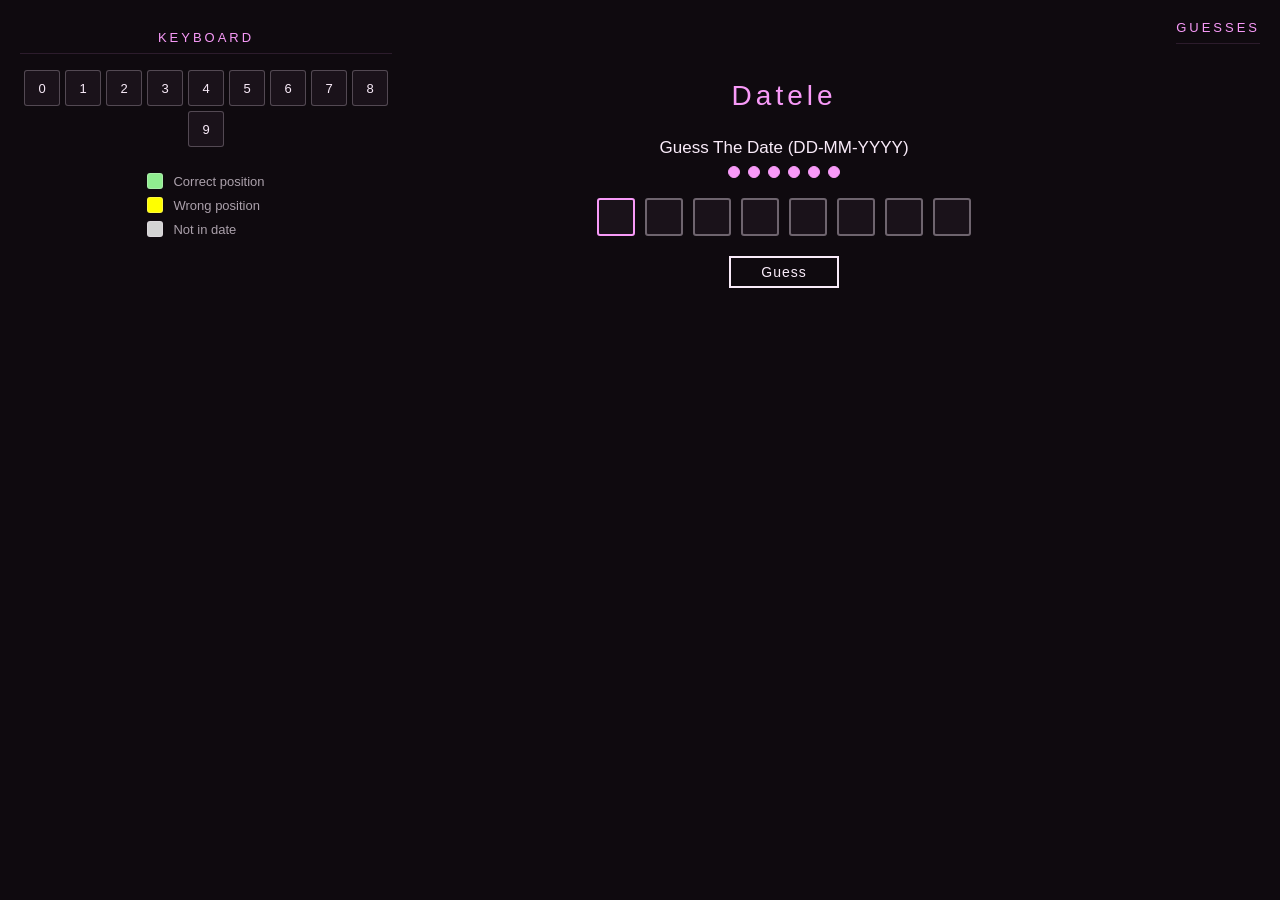
<file: Datle/index.html>
<!DOCTYPE html>
<html lang="en">
<head>
    <meta charset="UTF-8">
    <meta name="viewport" content="width=device-width, initial-scale=1.0">
    <title>Datele</title>
    <link rel="stylesheet" href="style.css">
</head>
<body>
<div id="main">

<!-- KEYBOARD -->
<div id="keyboard">
    <div class="sideTitle">KEYBOARD</div>
    <div class="keyRow">
        <button class="key" id="0" disabled>0</button>
        <button class="key" id="1" disabled>1</button>
        <button class="key" id="2" disabled>2</button>
        <button class="key" id="3" disabled>3</button>
        <button class="key" id="4" disabled>4</button>
        <button class="key" id="5" disabled>5</button>
        <button class="key" id="6" disabled>6</button>
        <button class="key" id="7" disabled>7</button>
        <button class="key" id="8" disabled>8</button>
        <button class="key" id="9" disabled>9</button>
    </div>

    <div class="keyLegend">
        <div class="legendItem"><span class="legendDot" style="background:#90EE90;"></span> Correct position</div>
        <div class="legendItem"><span class="legendDot" style="background:#FFFF00;"></span> Wrong position</div>
        <div class="legendItem"><span class="legendDot" style="background:#D3D3D3;"></span> Not in date</div>
    </div>
</div>

<!-- GAME -->
<div id="game">
    <div class="box">
        <span id="title">Datele</span>

        <div id="guessbox">
            <span id="info">Guess The Date (DD-MM-YYYY)</span>
            <div id="attemptsLeft"></div>

            <div id="inputContainer">
                <!-- DD -->
                <input type="text" class="colorInput" maxlength="1">
                <input type="text" class="colorInput" maxlength="1">

                <!-- MM -->
                <input type="text" class="colorInput" maxlength="1">
                <input type="text" class="colorInput" maxlength="1">

                <!-- YYYY -->
                <input type="text" class="colorInput" maxlength="1">
                <input type="text" class="colorInput" maxlength="1">
                <input type="text" class="colorInput" maxlength="1">
                <input type="text" class="colorInput" maxlength="1">
            </div>

            <input type="button" value="Guess" id="submit">
            <input type="button" value="Play Again" id="NewGame" style="display:none;">
        </div>
    </div>
</div>

<!-- HISTORY -->
<div id="guessed">
    <div class="sideTitle">GUESSES</div>
    <div id="guessHistory"></div>
</div>

</div>

<script>
const MAX_ATTEMPTS = 6;

let targetDate = '';
let attempts = 0;
let showInputColors = false;

const inputs = document.querySelectorAll('.colorInput');

// Generate valid date
function generateRandomDate() {
    const start = new Date(2000, 0, 1);
    const end = new Date(2030, 11, 31);

    const randomDate = new Date(start.getTime() + Math.random() * (end.getTime() - start.getTime()));

    const dd = String(randomDate.getDate()).padStart(2, '0');
    const mm = String(randomDate.getMonth() + 1).padStart(2, '0');
    const yyyy = randomDate.getFullYear();

    return dd + mm + yyyy;
}

function updateAttemptsDisplay() {
    const dots = document.getElementById('attemptsLeft');
    dots.innerHTML = '';
    for (let i = 0; i < MAX_ATTEMPTS; i++) {
        const dot = document.createElement('span');
        dot.className = 'attemptDot' + (i < attempts ? ' attemptDotUsed' : '');
        dots.appendChild(dot);
    }
}

function startGame() {
    targetDate = generateRandomDate();
    attempts = 0;
    showInputColors = false;

    document.getElementById('info').textContent = 'Guess The Date (DD-MM-YYYY)';
    document.getElementById('guessHistory').innerHTML = '';

    inputs.forEach(input => {
        input.value = '';
        input.style.backgroundColor = '';
        input.disabled = false;
    });

    document.getElementById('submit').style.display = 'block';
    document.getElementById('NewGame').style.display = 'none';

    updateAttemptsDisplay();
    inputs[0].focus();
}

function updateInputColors() {
    if (!showInputColors) return;

    inputs.forEach((input, i) => {
        const char = input.value;

        if (!char) {
            input.style.backgroundColor = '';
        } else if (char === targetDate[i]) {
            input.style.backgroundColor = '#90EE90';
        } else if (targetDate.includes(char)) {
            input.style.backgroundColor = '#FFFF00';
        } else {
            input.style.backgroundColor = '#D3D3D3';
        }
    });
}

inputs.forEach((input, index) => {
    input.addEventListener('input', (e) => {
        const val = e.target.value.replace(/[^0-9]/g, '');
        e.target.value = val;

        if (val && index < inputs.length - 1) {
            inputs[index + 1].focus();
        }

        updateInputColors();
    });

    input.addEventListener('keydown', (e) => {
        if (e.key === 'Backspace' && !input.value && index > 0) {
            inputs[index - 1].focus();
        } else if (e.key === 'Enter') {
            document.getElementById('submit').click();
        }
    });
});

function isValidDate(str) {
    const dd = parseInt(str.substring(0,2));
    const mm = parseInt(str.substring(2,4));
    const yyyy = parseInt(str.substring(4,8));

    const d = new Date(yyyy, mm - 1, dd);

    return d.getFullYear() === yyyy &&
           d.getMonth() === mm - 1 &&
           d.getDate() === dd;
}

function addGuessToHistory(user) {
    const history = document.getElementById('guessHistory');
    const entry = document.createElement('div');

    for (let i = 0; i < 8; i++) {
        const span = document.createElement('span');
        span.className = 'historyChar';
        span.textContent = user[i];

        if (user[i] === targetDate[i]) {
            span.style.backgroundColor = '#90EE90';
        } else if (targetDate.includes(user[i])) {
            span.style.backgroundColor = '#FFFF00';
        } else {
            span.style.backgroundColor = '#444';
            span.style.color = '#aaa';
        }

        entry.appendChild(span);
    }

    history.prepend(entry);
}

function endGame(won) {
    document.getElementById('submit').style.display = 'none';
    document.getElementById('NewGame').style.display = 'block';
    inputs.forEach(i => i.disabled = true);

    if (!won) {
        const formatted = `${targetDate.slice(0,2)}-${targetDate.slice(2,4)}-${targetDate.slice(4)}`;
        document.getElementById('info').textContent = `The date was ${formatted}`;
    }
}

document.getElementById('submit').addEventListener('click', () => {

    let guess = Array.from(inputs).map(i => i.value).join('');

    if (guess.length < 8) {
        document.getElementById('info').textContent = 'Fill all fields!';
        return;
    }

    if (!isValidDate(guess)) {
        document.getElementById('info').textContent = 'Invalid date!';
        return;
    }

    showInputColors = true;
    updateInputColors();

    attempts++;
    updateAttemptsDisplay();

    if (guess === targetDate) {
        document.getElementById('info').textContent = `Correct in ${attempts}!`;
        addGuessToHistory(guess);
        endGame(true);
    } else if (attempts >= MAX_ATTEMPTS) {
        addGuessToHistory(guess);
        endGame(false);
    } else {
        document.getElementById('info').textContent = `${MAX_ATTEMPTS - attempts} attempts left`;
        addGuessToHistory(guess);

        inputs.forEach(i => {
            i.value = '';
            i.style.backgroundColor = '';
        });

        showInputColors = false;
        inputs[0].focus();
    }
});

document.getElementById('NewGame').addEventListener('click', startGame);

startGame();
</script>

</body>
</html>
</file>
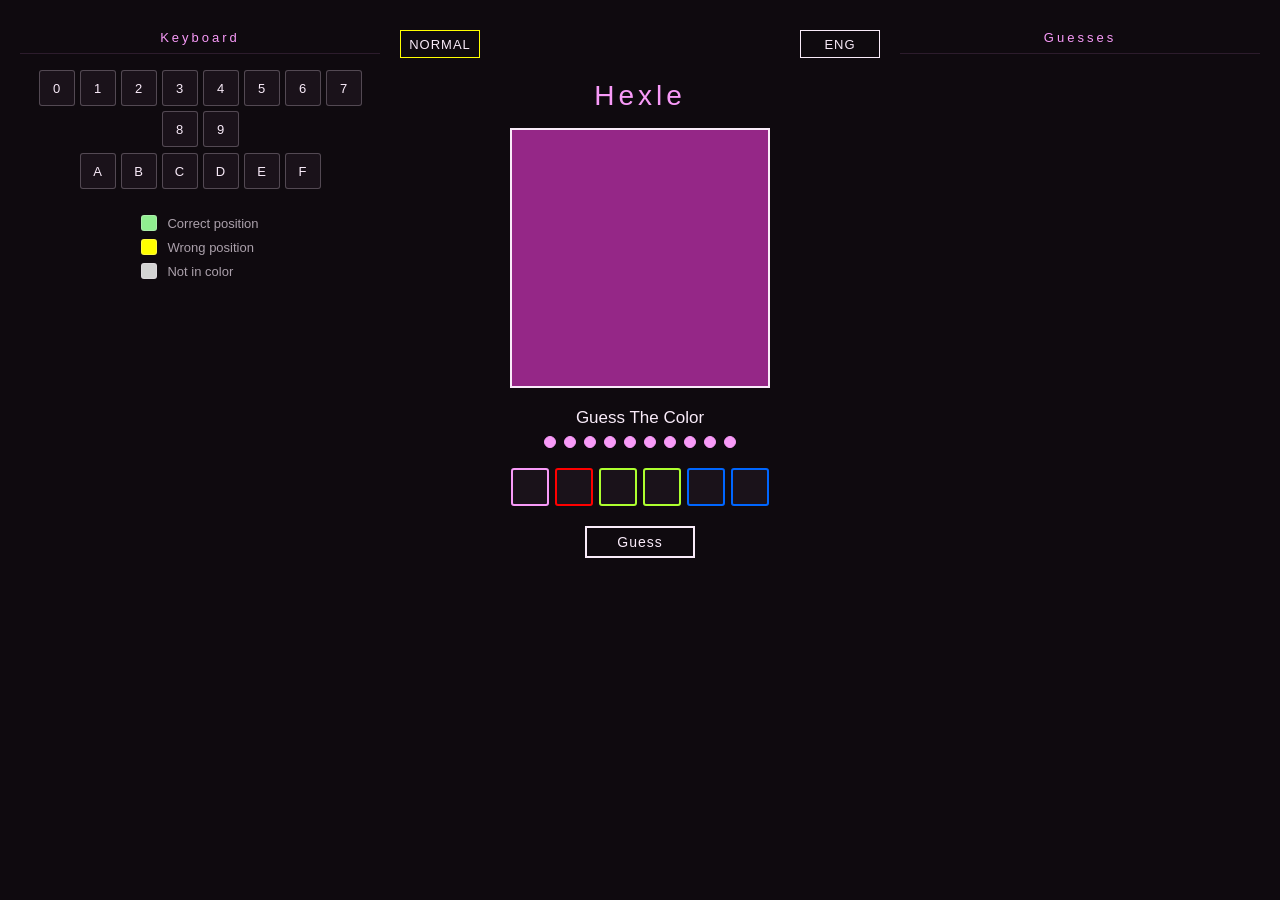
<file: Hexle/index.html>
<!--
Hexle - Color Guessing Game
Copyright (C) 2026 Igor 'x0derek' Karpowicz

This program is free software: you can redistribute it and/or modify
it under the terms of the GNU Affero General Public License as published
by the Free Software Foundation, either version 3 of the License, or
(at your option) any later version.
-->
<!DOCTYPE html>
<html lang="en">
<head>
    <meta charset="UTF-8">
    <meta name="viewport" content="width=device-width, initial-scale=1.0">
    <link rel="stylesheet" href="style.css">
    <title>Hexle</title>
</head>
<body>
    <div id="main">

        <!-- KEYBOARD  -->
        <div id="keyboard">
            <div class="sideTitle">KEYBOARD</div>
            <div class="keyRow">
                <button class="key" id="0" disabled>0</button>
                <button class="key" id="1" disabled>1</button>
                <button class="key" id="2" disabled>2</button>
                <button class="key" id="3" disabled>3</button>
                <button class="key" id="4" disabled>4</button>
                <button class="key" id="5" disabled>5</button>
                <button class="key" id="6" disabled>6</button>
                <button class="key" id="7" disabled>7</button>
                <button class="key" id="8" disabled>8</button>
                <button class="key" id="9" disabled>9</button>
            </div>
            <div class="keyRow">
                <button class="key" id="a" disabled>A</button>
                <button class="key" id="b" disabled>B</button>
                <button class="key" id="c" disabled>C</button>
                <button class="key" id="d" disabled>D</button>
                <button class="key" id="e" disabled>E</button>
                <button class="key" id="f" disabled>F</button>
            </div>
            <div class="keyLegend">
                <div class="legendItem"><span class="legendDot" style="background:#90EE90;"></span> <span id="correctPosition">Correct position</span></div>
                <div class="legendItem"><span class="legendDot" style="background:#FFFF00;"></span> <span id="wrongPosition">Wrong position</span></div>
                <div class="legendItem"><span class="legendDot" style="background:#D3D3D3;"></span> <span id="notInColor">Not in color</span></div>
            </div>
        </div>

        <!-- GAME -->
        <div id="game">
            <div id="difficultybox">
                <button id="difficultyBtn" class="language">NORMAL</button>
                <button id="easy" class="language hidden">EASY</button>
                <button id="normal" class="language hidden">NORMAL</button>
                <button id="hard" class="language hidden">HARD</button>
                <button id="insane" class="language hidden">INSANE</button>
            </div>
            <div id="languagebox">
                <button id="language" class="language">ENG</button>
                <button id="eng" class="language hidden">ENG</button>
                <button id="esp" class="language hidden">ESP</button>
                <button id="pl" class="language hidden">PL</button>
                <button id="ger" class="language hidden">GER</button>
            </div>
            <div class="box">
                <span id="title">Hexle</span>
                <div id="box1"></div>
                <div id="guessbox">
                    <span id="info">Guess The Color</span>
                    <div id="attemptsLeft"></div>
                    <div id="inputContainer">
                        <input type="text" class="colorInput r" maxlength="1" pattern="[0-9A-Fa-f]">
                        <input type="text" class="colorInput r" maxlength="1" pattern="[0-9A-Fa-f]">
                        <input type="text" class="colorInput g" maxlength="1" pattern="[0-9A-Fa-f]">
                        <input type="text" class="colorInput g" maxlength="1" pattern="[0-9A-Fa-f]">
                        <input type="text" class="colorInput b" maxlength="1" pattern="[0-9A-Fa-f]">
                        <input type="text" class="colorInput b" maxlength="1" pattern="[0-9A-Fa-f]">
                    </div>
                    <input type="button" value="Submit" id="submit">
                    <input type="button" value="Play Again" id="NewGame" style="display:none;">
                </div>
            </div>
        </div>

        <!-- GUESS HISTORY -->
        <div id="guessed">
            <div class="sideTitle">GUESSES</div>
            <div id="guessHistory"></div>
        </div>

    </div>

    <script>
        const MAX_ATTEMPTS = 10;
        let MAX_ATTEMPTS_CURRENT = 10;

        let targetColor = '';
        let attempts = 0;
        let currentLanguage = 'eng';
        let showInputColors = false;
        const inputs = document.querySelectorAll('.colorInput');

        function generateRandomColor() {
            const letters = '0123456789ABCDEF';
            let color = '#';
            for (let i = 0; i < 6; i++) {
                color += letters[Math.floor(Math.random() * 16)];
            }
            return color;
        }

        function updateAttemptsDisplay() {
            const dots = document.getElementById('attemptsLeft');
            dots.innerHTML = '';
            for (let i = 0; i < MAX_ATTEMPTS_CURRENT; i++) {
                const dot = document.createElement('span');
                dot.className = 'attemptDot' + (i < attempts ? ' attemptDotUsed' : '');
                dots.appendChild(dot);
            }
        }

        function resetKeyboard() {
            const hexChars = ['0','1','2','3','4','5','6','7','8','9','a','b','c','d','e','f'];
            hexChars.forEach(char => {
                const el = document.getElementById(char);
                if (el) {
                    el.style.backgroundColor = '';
                    el.style.color = '#f9ebf9';
                }
            });
        }

        function evaluateGuess(userHex, targetHex) {
            const result = Array(6).fill('gray');
            const targetCount = {};

            for (let i = 0; i < 6; i++) {
                if (userHex[i] === targetHex[i]) {
                    result[i] = 'green';
                } else {
                    targetCount[targetHex[i]] = (targetCount[targetHex[i]] || 0) + 1;
                }
            }

            for (let i = 0; i < 6; i++) {
                if (result[i] === 'green') continue;
                const c = userHex[i];
                if (targetCount[c] > 0) {
                    result[i] = 'yellow';
                    targetCount[c]--;
                }
            }

            return result;
        }

        function updateKeyboard(userHex, targetHex) {
            const result = evaluateGuess(userHex, targetHex);

            for (let i = 0; i < 6; i++) {
                const char = userHex[i].toLowerCase();
                const el = document.getElementById(char);
                if (!el) continue;

                const currentBg = el.style.backgroundColor;

                if (result[i] === 'green') {
                    el.style.backgroundColor = '#90EE90';
                    el.style.color = '#0f0a0f';
                } else if (result[i] === 'yellow') {
                    if (currentBg !== '#90ee90') {
                        el.style.backgroundColor = '#FFFF00';
                        el.style.color = '#0f0a0f';
                    }
                } else {
                    if (currentBg !== '#90ee90' && currentBg !== '#ffff00') {
                        el.style.backgroundColor = '#D3D3D3';
                        el.style.color = '#0f0a0f';
                    }
                }
            }
        }

        function endGame(won) {
            document.getElementById('submit').style.display = 'none';
            document.getElementById('NewGame').style.display = 'block';
            inputs.forEach(input => { input.disabled = true; });

            if (!won) {
                document.getElementById('info').textContent = `The color was ${targetColor}`;
            }
        }

        function startGame() {
            targetColor = generateRandomColor();
            document.getElementById('box1').style.backgroundColor = targetColor;
            attempts = 0;
            showInputColors = false;
            document.getElementById('info').textContent = translations[currentLanguage].info;
            inputs.forEach(input => {
                input.value = '';
                input.style.backgroundColor = '';
                input.style.color = '#f9ebf9';
                input.disabled = false;
            });
            document.getElementById('submit').style.display = 'block';
            document.getElementById('NewGame').style.display = 'none';
            document.getElementById('guessHistory').innerHTML = '';
            resetKeyboard();
            updateAttemptsDisplay();
            inputs[0].focus();
        }

        function updateInputColors() {
            if (!showInputColors) return;
            const targetHex = targetColor.substring(1).toUpperCase();
            const userHex = Array.from(inputs).map(input => input.value.toUpperCase());

            if (userHex.some(c => !c)) {
                inputs.forEach(input => {
                    if (!input.value) {
                        input.style.backgroundColor = '';
                        input.style.color = '#f9ebf9';
                    }
                });
                return;
            }

            const result = evaluateGuess(userHex.join(''), targetHex);

            inputs.forEach((input, index) => {
                if (result[index] === 'green') {
                    input.style.backgroundColor = '#90EE90';
                    input.style.color = '#0f0a0f';
                } else if (result[index] === 'yellow') {
                    input.style.backgroundColor = '#FFFF00';
                    input.style.color = '#0f0a0f';
                } else {
                    input.style.backgroundColor = '#D3D3D3';
                    input.style.color = '#0f0a0f';
                }
            });
        }

        inputs.forEach((input, index) => {
            input.addEventListener('input', (e) => {
                const val = e.target.value.replace(/[^0-9A-Fa-f]/g, '');
                e.target.value = val;
                if (val && index < inputs.length - 1) {
                    inputs[index + 1].focus();
                }
                updateInputColors();
            });

            input.addEventListener('keydown', (e) => {
                if (e.key === 'Backspace' && !input.value && index > 0) {
                    inputs[index - 1].focus();
                    inputs[index - 1].value = '';
                    updateInputColors();
                } else if (e.key === 'Enter') {
                    document.getElementById('submit').click();
                }
            });
        });

        const translations = {
            eng: { info: 'Guess The Color', name: 'ENG', button: 'Guess', keybrd: 'Keyboard', guesses: 'Guesses', green: 'Correct position', yellow: 'Wrong position', gray: 'Not in color' },
            esp: { info: 'Adivina el color', name: 'ESP', button: 'Adivinar', keybrd: 'Teclado', guesses: 'Intentos', green: 'Posición correcta', yellow: 'Posición incorrecta', gray: 'No en el color' },
            pl: { info: 'Zgadnij kolor', name: 'PL', button: 'Zgadnij', keybrd: 'Klawiatura', guesses: 'Próby', green: 'Poprawna pozycja', yellow: 'Błędna pozycja', gray: 'Nie w kolorze' },
            ger: { info: 'Errate die Farbe', name: 'GER', button: 'Erraten', keybrd: 'Tastatur', guesses: 'Versuche', green: 'Richtige Position', yellow: 'Falsche Position', gray: 'Nicht in Farbe' }
        };

        function addGuessToHistory(userGuess, targetHex, attemptNum, isCorrect) {
            const userHex = userGuess.substring(1).toUpperCase();
            const history = document.getElementById('guessHistory');

            const result = evaluateGuess(userHex, targetHex);

            const entry = document.createElement('div');
            entry.className = 'historyEntry' + (isCorrect ? ' historyCorrect' : '');

            const swatch = document.createElement('div');
            swatch.className = 'historySwatch';
            swatch.style.backgroundColor = userGuess;

            const hexDisplay = document.createElement('div');
            hexDisplay.className = 'historyHex';

            for (let i = 0; i < 6; i++) {
                const charSpan = document.createElement('span');
                charSpan.className = 'historyChar';
                charSpan.textContent = userHex[i];

                if (result[i] === 'green') {
                    charSpan.style.backgroundColor = '#90EE90';
                    charSpan.style.color = '#0f0a0f';
                } else if (result[i] === 'yellow') {
                    charSpan.style.backgroundColor = '#FFFF00';
                    charSpan.style.color = '#0f0a0f';
                } else {
                    charSpan.style.backgroundColor = '#444';
                    charSpan.style.color = '#aaa';
                }
                hexDisplay.appendChild(charSpan);
            }

            const attemptLabel = document.createElement('div');
            attemptLabel.className = 'historyAttempt';
            attemptLabel.textContent = '#' + attemptNum;

            entry.appendChild(attemptLabel);
            entry.appendChild(swatch);
            entry.appendChild(hexDisplay);

            history.insertBefore(entry, history.firstChild);
        }

        document.getElementById('submit').addEventListener('click', function() {

            let userGuess = Array.from(inputs).map(input => input.value.toUpperCase()).join('');

            if (userGuess.length < 6) {
                if(currentLanguage === 'eng') {
                    document.getElementById('info').textContent = 'Please fill all fields!';
                } else if (currentLanguage === 'esp') {
                    document.getElementById('info').textContent = '¡Por favor, completa todos los campos!';
                } else if (currentLanguage === 'pl') {
                    document.getElementById('info').textContent = 'Proszę wypełnić wszystkie pola!';
                } else if (currentLanguage === 'ger') {
                    document.getElementById('info').textContent = 'Bitte füllen Sie alle Felder aus!';
                }
                return;
            }

            showInputColors = true;
            updateInputColors();

            userGuess = '#' + userGuess;
            attempts++;
            updateAttemptsDisplay();

            const targetHex = targetColor.substring(1).toUpperCase();
            const userHex = userGuess.substring(1).toUpperCase();

            updateKeyboard(userHex, targetHex);

            if (userGuess.toUpperCase() === targetColor.toUpperCase()) {
                if(currentLanguage === 'eng') {
                    document.getElementById('info').textContent = `Correct in ${attempts} attempt${attempts > 1 ? 's' : ''}!`;
                } else if (currentLanguage === 'esp') {
                    document.getElementById('info').textContent = `¡Correcto en ${attempts} intento${attempts > 1 ? 's' : ''}!`;
                } else if (currentLanguage === 'pl') {
                    document.getElementById('info').textContent = `Poprawnie w ${attempts} prób${attempts > 1 ? 'ach' : 'ie'}!`;
                } else if (currentLanguage === 'ger') {
                    document.getElementById('info').textContent = `Richtig in ${attempts} Versuch${attempts > 1 ? 'en' : ''}!`;
                }
                addGuessToHistory(userGuess, targetHex, attempts, true);
                endGame(true);
            } else if (attempts >= MAX_ATTEMPTS_CURRENT) {
                addGuessToHistory(userGuess, targetHex, attempts, false);
                endGame(false);
            } else {
                if(currentLanguage === 'eng') {
                    document.getElementById('info').textContent = `Incorrect. ${MAX_ATTEMPTS_CURRENT - attempts} attempt${MAX_ATTEMPTS_CURRENT - attempts > 1 ? 's' : ''} left!`;
                } else if (currentLanguage === 'esp') {
                    document.getElementById('info').textContent = `Incorrecto. ¡${MAX_ATTEMPTS_CURRENT - attempts} intento${MAX_ATTEMPTS_CURRENT - attempts > 1 ? 's' : ''} restante!`;
                } else if (currentLanguage === 'pl') {
                    document.getElementById('info').textContent = `Niepoprawnie. Pozostało ${MAX_ATTEMPTS_CURRENT - attempts} prób${MAX_ATTEMPTS_CURRENT - attempts > 1 ? 'y' : ''}!`;
                } else if (currentLanguage === 'ger') {
                    document.getElementById('info').textContent = `Falsch. Noch ${MAX_ATTEMPTS_CURRENT - attempts} Versuch${MAX_ATTEMPTS_CURRENT - attempts > 1 ? 'e' : ''} übrig!`;
                }
                addGuessToHistory(userGuess, targetHex, attempts, false);

                inputs.forEach(input => {
                    input.value = '';
                    input.style.backgroundColor = '';
                    input.style.color = '#f9ebf9';
                });
                showInputColors = false;
                inputs[0].focus();
            }
        });

        document.getElementById('NewGame').addEventListener('click', startGame);

        const languageButtons = document.querySelectorAll('#languagebox .language');
        const info = document.getElementById('info');
        const languagebox = document.getElementById('languagebox');
        const languageButton = document.getElementById('language');

        function hideLanguages() {
            for (let i = 1; i < languageButtons.length; i++) {
                languageButtons[i].classList.add('hidden');
                languageButtons[i].disabled = true;
            }
        }

        function setLanguage(lang) {
            currentLanguage = lang;
            info.textContent = translations[lang].info;
            languageButton.textContent = translations[lang].name;
            document.getElementById('submit').value = translations[lang].button;
            document.querySelector('.sideTitle').textContent = translations[lang].keybrd;
            document.querySelectorAll('.sideTitle')[1].textContent = translations[lang].guesses;
            document.getElementById('correctPosition').textContent = translations[lang].green;
            document.getElementById('wrongPosition').textContent = translations[lang].yellow;
            document.getElementById('notInColor').textContent = translations[lang].gray
            hideLanguages();
        }

        languageButton.addEventListener('mouseover', function() {
            for (let i = 1; i < languageButtons.length; i++) {
                const btn = languageButtons[i];
                if (btn.id === currentLanguage) {
                    btn.classList.add('hidden');
                    btn.disabled = true;
                } else {
                    btn.classList.remove('hidden');
                    btn.disabled = false;
                }
            }
        });

        languagebox.addEventListener('mouseleave', hideLanguages);

        Object.keys(translations).forEach(lang => {
            document.getElementById(lang).addEventListener('click', () => setLanguage(lang));
        });

        setLanguage('eng');

        const difficultySettings = {
            easy:       { attempts: 10, label: 'EASY' },
            normal:     { attempts: 6, label: 'NORMAL' },
            hard:       { attempts: 4,  label: 'HARD' },
            insane: { attempts: 2, label: "INSANE" }
        };
        let currentDifficulty = 'normal';

        const difficultyBtn = document.getElementById('difficultyBtn');
        const difficultybox = document.getElementById('difficultybox');
        const difficultyOptionIds = ['easy', 'normal', 'hard', 'insane'];

        function hideDifficulties() {
            difficultyOptionIds.forEach(id => {
                const btn = document.getElementById(id);
                btn.classList.add('hidden');
                btn.disabled = true;
            });
        }

        difficultyBtn.addEventListener('mouseover', function() {
            difficultyOptionIds.forEach(id => {
                const btn = document.getElementById(id);
                if (id === currentDifficulty) {
                    btn.classList.add('hidden');
                    btn.disabled = true;
                } else {
                    btn.classList.remove('hidden');
                    btn.disabled = false;
                }
            });
        });

        difficultybox.addEventListener('mouseleave', hideDifficulties);

        const difficultyColors = {
            easy:   '#90EE90',
            normal: '#FFFF00',
            hard:   '#FFA500',
            insane: '#FF0000'
        };

        difficultyOptionIds.forEach(id => {
            document.getElementById(id).addEventListener('click', () => {
                currentDifficulty = id;
                MAX_ATTEMPTS_CURRENT = difficultySettings[id].attempts;
                difficultyBtn.textContent = difficultySettings[id].label;
                difficultyBtn.style.borderColor = difficultyColors[id];
                hideDifficulties();
                startGame();
            });
        });

        hideDifficulties();
        difficultyBtn.style.borderColor = difficultyColors[currentDifficulty];
        startGame();
    </script>
</body>
</html>
</file>
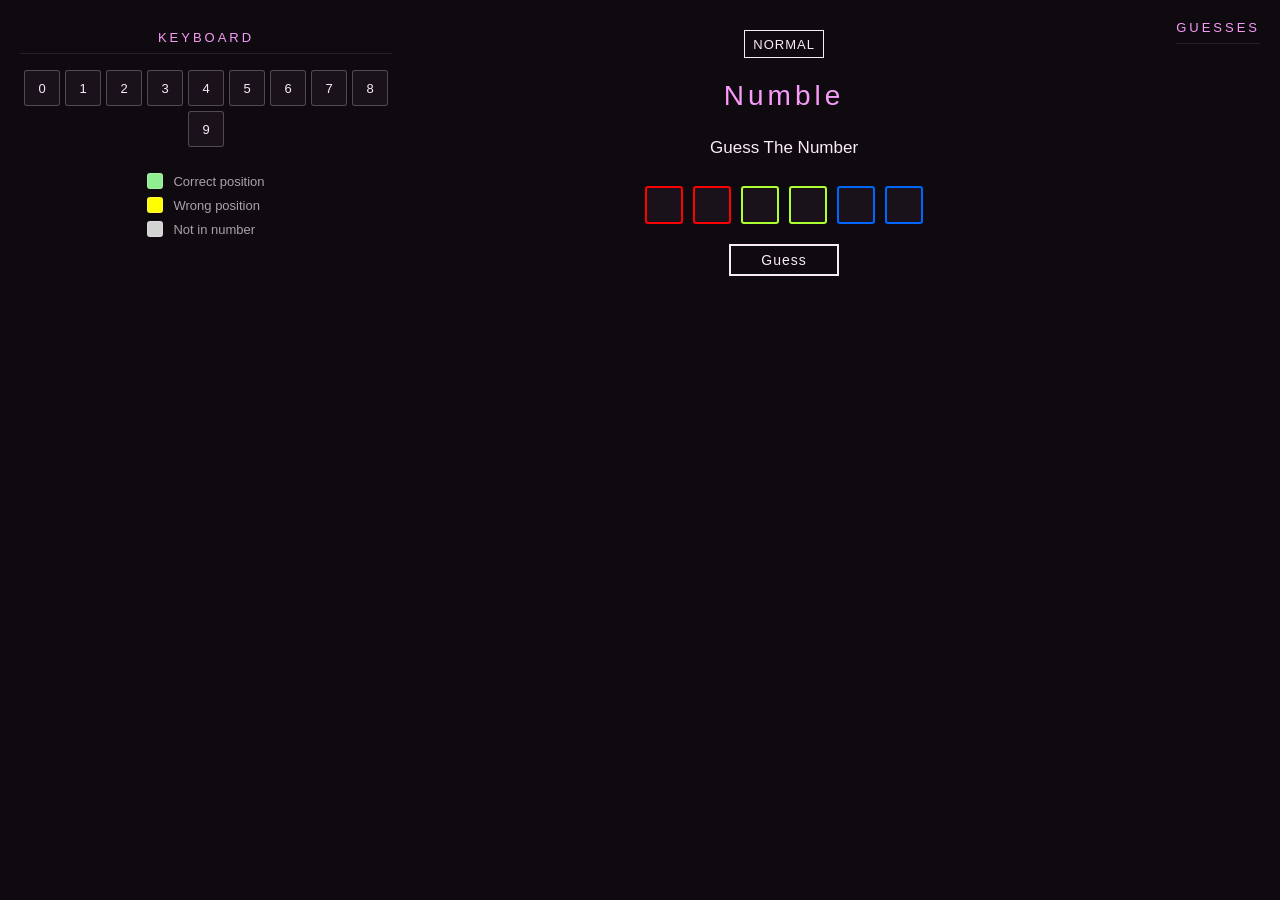
<file: Numerle/index.html>
<!DOCTYPE html>
<html lang="en">
<head>
    <meta charset="UTF-8">
    <meta name="viewport" content="width=device-width, initial-scale=1.0">
    <title>Numble</title>
    <link rel="stylesheet" href="style.css">
</head>
<body>
    <div id="main">

        <!-- KEYBOARD -->
        <div id="keyboard">
            <div class="sideTitle">KEYBOARD</div>

            <div class="keyRow">
                <button class="key" id="0" disabled>0</button>
                <button class="key" id="1" disabled>1</button>
                <button class="key" id="2" disabled>2</button>
                <button class="key" id="3" disabled>3</button>
                <button class="key" id="4" disabled>4</button>
                <button class="key" id="5" disabled>5</button>
                <button class="key" id="6" disabled>6</button>
                <button class="key" id="7" disabled>7</button>
                <button class="key" id="8" disabled>8</button>
                <button class="key" id="9" disabled>9</button>
            </div>

            <div class="keyLegend">
                <div class="legendItem"><span class="legendDot" style="background:#90EE90;"></span> <span>Correct position</span></div>
                <div class="legendItem"><span class="legendDot" style="background:#FFFF00;"></span> <span>Wrong position</span></div>
                <div class="legendItem"><span class="legendDot" style="background:#D3D3D3;"></span> <span>Not in number</span></div>
            </div>
        </div>

        <!-- GAME -->
        <div id="game">
            <div id="difficultybox">
                <button id="difficultyBtn" class="language">NORMAL</button>
                <button id="easy" class="language hidden">EASY</button>
                <button id="normal" class="language hidden">NORMAL</button>
                <button id="hard" class="language hidden">HARD</button>
                <button id="insane" class="language hidden">INSANE</button>
            </div>

            <div class="box">
                <span id="title">Numble</span>

                <div id="guessbox">
                    <span id="info">Guess The Number</span>
                    <div id="attemptsLeft"></div>

                    <div id="inputContainer">
                        <input type="text" class="colorInput r" maxlength="1" pattern="[0-9]">
                        <input type="text" class="colorInput r" maxlength="1" pattern="[0-9]">
                        <input type="text" class="colorInput g" maxlength="1" pattern="[0-9]">
                        <input type="text" class="colorInput g" maxlength="1" pattern="[0-9]">
                        <input type="text" class="colorInput b" maxlength="1" pattern="[0-9]">
                        <input type="text" class="colorInput b" maxlength="1" pattern="[0-9]">
                    </div>

                    <input type="button" value="Guess" id="submit">
                    <input type="button" value="Play Again" id="NewGame" style="display:none;">
                </div>
            </div>
        </div>

        <!-- GUESS HISTORY -->
        <div id="guessed">
            <div class="sideTitle">GUESSES</div>
            <div id="guessHistory"></div>
        </div>

    </div>

<script>
const MAX_ATTEMPTS = 10;
let MAX_ATTEMPTS_CURRENT = 6;

let targetNumber = '';
let attempts = 0;
let showInputColors = false;

const inputs = document.querySelectorAll('.colorInput');

function generateRandomNumber() {
    let num = '';
    for (let i = 0; i < 6; i++) {
        num += Math.floor(Math.random() * 10);
    }
    return num;
}

function updateAttemptsDisplay() {
    const dots = document.getElementById('attemptsLeft');
    dots.innerHTML = '';
    for (let i = 0; i < MAX_ATTEMPTS_CURRENT; i++) {
        const dot = document.createElement('span');
        dot.className = 'attemptDot' + (i < attempts ? ' attemptDotUsed' : '');
        dots.appendChild(dot);
    }
}

function resetKeyboard() {
    for (let i = 0; i <= 9; i++) {
        const el = document.getElementById(i.toString());
        if (el) {
            el.style.backgroundColor = '';
            el.style.color = '#f9ebf9';
        }
    }
}

function updateKeyboard(user, target) {
    for (let i = 0; i < 6; i++) {
        const char = user[i];
        const el = document.getElementById(char);
        if (!el) continue;

        const currentBg = el.style.backgroundColor;

        if (char === target[i]) {
            el.style.backgroundColor = '#90EE90';
            el.style.color = '#0f0a0f';
        } else if (target.includes(char)) {
            if (currentBg !== '#90ee90') {
                el.style.backgroundColor = '#FFFF00';
                el.style.color = '#0f0a0f';
            }
        } else {
            if (currentBg !== '#90ee90' && currentBg !== '#ffff00') {
                el.style.backgroundColor = '#D3D3D3';
                el.style.color = '#0f0a0f';
            }
        }
    }
}

function startGame() {
    targetNumber = generateRandomNumber();
    attempts = 0;
    showInputColors = false;

    document.getElementById('box1').style.backgroundColor = 'transparent';

    document.getElementById('info').textContent = 'Guess The Number';

    inputs.forEach(input => {
        input.value = '';
        input.style.backgroundColor = '';
        input.style.color = '#f9ebf9';
        input.disabled = false;
    });

    document.getElementById('submit').style.display = 'block';
    document.getElementById('NewGame').style.display = 'none';
    document.getElementById('guessHistory').innerHTML = '';

    resetKeyboard();
    updateAttemptsDisplay();
    inputs[0].focus();
}

function updateInputColors() {
    if (!showInputColors) return;

    inputs.forEach((input, index) => {
        const char = input.value;

        if (!char) {
            input.style.backgroundColor = '';
        } else if (char === targetNumber[index]) {
            input.style.backgroundColor = '#90EE90';
        } else if (targetNumber.includes(char)) {
            input.style.backgroundColor = '#FFFF00';
        } else {
            input.style.backgroundColor = '#D3D3D3';
        }
    });
}

inputs.forEach((input, index) => {
    input.addEventListener('input', (e) => {
        const val = e.target.value.replace(/[^0-9]/g, '');
        e.target.value = val;

        if (val && index < inputs.length - 1) {
            inputs[index + 1].focus();
        }

        updateInputColors();
    });

    input.addEventListener('keydown', (e) => {
        if (e.key === 'Backspace' && !input.value && index > 0) {
            inputs[index - 1].focus();
        } else if (e.key === 'Enter') {
            document.getElementById('submit').click();
        }
    });
});

function addGuessToHistory(user, target) {
    const history = document.getElementById('guessHistory');
    const entry = document.createElement('div');

    for (let i = 0; i < 6; i++) {
        const span = document.createElement('span');
        span.className = 'historyChar';
        span.textContent = user[i];

        if (user[i] === target[i]) {
            span.style.backgroundColor = '#90EE90';
        } else if (target.includes(user[i])) {
            span.style.backgroundColor = '#FFFF00';
        } else {
            span.style.backgroundColor = '#444';
            span.style.color = '#aaa';
        }

        entry.appendChild(span);
    }

    history.prepend(entry);
}

function endGame(won) {
    document.getElementById('submit').style.display = 'none';
    document.getElementById('NewGame').style.display = 'block';
    inputs.forEach(input => input.disabled = true);

    if (!won) {
        document.getElementById('info').textContent = `The number was ${targetNumber}`;
    }
}

document.getElementById('submit').addEventListener('click', function () {
    let userGuess = Array.from(inputs).map(i => i.value).join('');

    if (userGuess.length < 6) {
        document.getElementById('info').textContent = 'Fill all fields!';
        return;
    }

    showInputColors = true;
    updateInputColors();

    attempts++;
    updateAttemptsDisplay();

    updateKeyboard(userGuess, targetNumber);

    if (userGuess === targetNumber) {
        document.getElementById('info').textContent = `Correct in ${attempts}!`;
        addGuessToHistory(userGuess, targetNumber);
        endGame(true);
    } else if (attempts >= MAX_ATTEMPTS_CURRENT) {
        addGuessToHistory(userGuess, targetNumber);
        endGame(false);
    } else {
        document.getElementById('info').textContent = `${MAX_ATTEMPTS_CURRENT - attempts} attempts left`;
        addGuessToHistory(userGuess, targetNumber);

        inputs.forEach(input => {
            input.value = '';
            input.style.backgroundColor = '';
        });

        showInputColors = false;
        inputs[0].focus();
    }
});

document.getElementById('NewGame').addEventListener('click', startGame);

startGame();
</script>

</body>
</html>
</file>
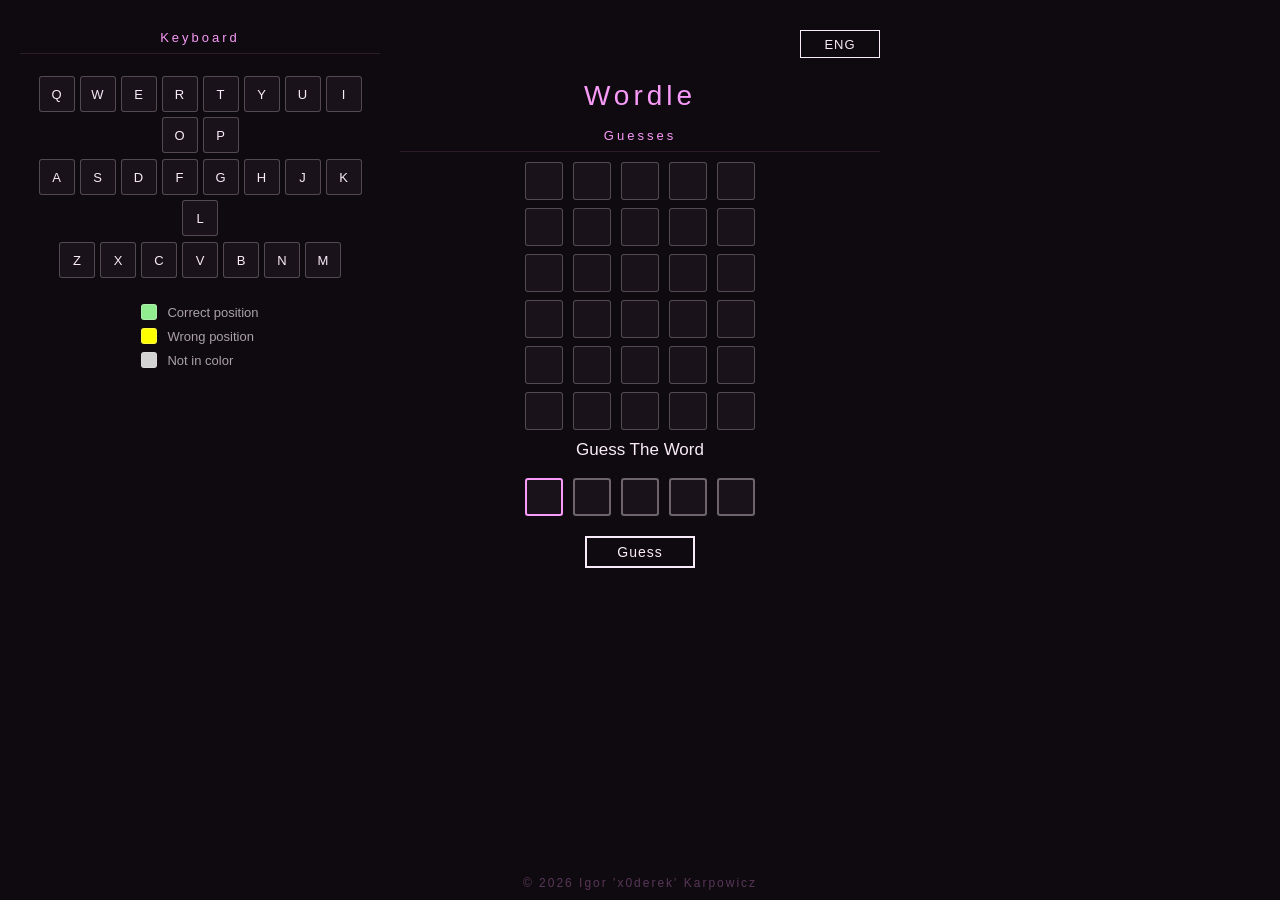
<file: Wordle/index.html>
<!--
Wordle - Word Guessing Game
Copyright (C) 2026 Igor 'x0derek' Karpowicz

This program is free software: you can redistribute it and/or modify
it under the terms of the GNU Affero General Public License as published
by the Free Software Foundation, either version 3 of the License, or
(at your option) any later version.
-->
<!DOCTYPE html>
<html lang="en">
<head>
    <meta charset="UTF-8">
    <meta name="viewport" content="width=device-width, initial-scale=1.0">
    <link rel="stylesheet" href="style.css">
    <title>Wordle</title>
</head>
<body>
    <div id="main">

        <!-- KEYBOARD  -->
        <div id="keyboard">
            <div class="sideTitle">KEYBOARD</div>
            <div class="keyRow">
                <button class="key" id="special1" disabled>Ą</button>
                <button class="key" id="special2" disabled>Ć</button>
                <button class="key" id="special3" disabled>Ę</button>
                <button class="key" id="special4" disabled>Ł</button>
                <button class="key" id="special5" disabled>Ń</button>
                <button class="key" id="special6" disabled>Ó</button>
                <button class="key" id="special7" disabled>Ś</button>
                <button class="key" id="special8" disabled>Ż</button>
                <button class="key" id="special9" disabled>Ź</button>
            </div>
            <div class="keyRow">
                <button class="key" id="q" disabled>Q</button>
                <button class="key" id="w" disabled>W</button>
                <button class="key" id="e" disabled>E</button>
                <button class="key" id="r" disabled>R</button>
                <button class="key" id="t" disabled>T</button>
                <button class="key" id="y" disabled>Y</button>
                <button class="key" id="u" disabled>U</button>
                <button class="key" id="i" disabled>I</button>
                <button class="key" id="o" disabled>O</button>
                <button class="key" id="p" disabled>P</button>
            </div>
            <div class="keyRow">
                <button class="key" id="a" disabled>A</button>
                <button class="key" id="s" disabled>S</button>
                <button class="key" id="d" disabled>D</button>
                <button class="key" id="f" disabled>F</button>
                <button class="key" id="g" disabled>G</button>
                <button class="key" id="h" disabled>H</button>
                <button class="key" id="j" disabled>J</button>
                <button class="key" id="k" disabled>K</button>
                <button class="key" id="l" disabled>L</button>
            </div>
            <div class="keyRow">
                <button class="key" id="z" disabled>Z</button>
                <button class="key" id="x" disabled>X</button>
                <button class="key" id="c" disabled>C</button>
                <button class="key" id="v" disabled>V</button>
                <button class="key" id="b" disabled>B</button>
                <button class="key" id="n" disabled>N</button>
                <button class="key" id="m" disabled>M</button>
            </div>
            <div class="keyLegend">
                <div class="legendItem"><span class="legendDot" style="background:#90EE90;"></span> <span id="correctPosition">Correct position</span></div>
                <div class="legendItem"><span class="legendDot" style="background:#FFFF00;"></span> <span id="wrongPosition">Wrong position</span></div>
                <div class="legendItem"><span class="legendDot" style="background:#D3D3D3;"></span> <span id="notInColor">Not in color</span></div>
            </div>
        </div>

        <!-- GAME -->
        <div id="game">
            <div id="languagebox">
                <button id="language" class="language">ENG</button>
                <button id="eng" class="language hidden">ENG</button>
                <button id="esp" class="language hidden">ESP</button>
                <button id="pl" class="language hidden">PL</button>
                <button id="ger" class="language hidden">GER</button>
            </div>
            <div class="box">
                <span id="title">Wordle</span>
                <div class="sideTitle">GUESSES</div>
                <div id="guessHistory">
                    <div class="keyRow historyguess" id="guess1">
                        <button class="historykey" id="11" disabled></button>
                        <button class="historykey" id="12" disabled></button>
                        <button class="historykey" id="13" disabled></button>
                        <button class="historykey" id="14" disabled></button>
                        <button class="historykey" id="15" disabled></button>
                    </div>
                    <div class="keyRow historyguess" id="guess2">
                        <button class="historykey" id="21" disabled></button>
                        <button class="historykey" id="22" disabled></button>
                        <button class="historykey" id="23" disabled></button>
                        <button class="historykey" id="24" disabled></button>
                        <button class="historykey" id="25" disabled></button>
                    </div>
                    <div class="keyRow historyguess" id="guess3">
                        <button class="historykey" id="31" disabled></button>
                        <button class="historykey" id="32" disabled></button>
                        <button class="historykey" id="33" disabled></button>
                        <button class="historykey" id="34" disabled></button>
                        <button class="historykey" id="35" disabled></button>
                    </div>
                    <div class="keyRow historyguess" id="guess4">
                        <button class="historykey" id="41" disabled></button>
                        <button class="historykey" id="42" disabled></button>
                        <button class="historykey" id="43" disabled></button>
                        <button class="historykey" id="44" disabled></button>
                        <button class="historykey" id="45" disabled></button>
                    </div>
                    <div class="keyRow historyguess" id="guess5">
                        <button class="historykey" id="51" disabled></button>
                        <button class="historykey" id="52" disabled></button>
                        <button class="historykey" id="53" disabled></button>
                        <button class="historykey" id="54" disabled></button>
                        <button class="historykey" id="55" disabled></button>
                    </div>
                    <div class="keyRow historyguess" id="guess6">
                        <button class="historykey" id="61" disabled></button>
                        <button class="historykey" id="62" disabled></button>
                        <button class="historykey" id="63" disabled></button>
                        <button class="historykey" id="64" disabled></button>
                        <button class="historykey" id="65" disabled></button>
                    </div>
                </div>
                <div id="guessbox">
                    <span id="info">Guess The Word</span>
                    <div id="inputContainer">
                        <input type="text" class="colorInput" maxlength="1" pattern="[A-Za-ząćęłńóśżźĄĆĘŁŃÓŚŻŹ]">
                        <input type="text" class="colorInput" maxlength="1" pattern="[A-Za-ząćęłńóśżźĄĆĘŁŃÓŚŻŹ]">
                        <input type="text" class="colorInput" maxlength="1" pattern="[A-Za-ząćęłńóśżźĄĆĘŁŃÓŚŻŹ]">
                        <input type="text" class="colorInput" maxlength="1" pattern="[A-Za-ząćęłńóśżźĄĆĘŁŃÓŚŻŹ]">
                        <input type="text" class="colorInput" maxlength="1" pattern="[A-Za-ząćęłńóśżźĄĆĘŁŃÓŚŻŹ]">
                    </div>
                    <input type="button" value="Submit" id="submit">
                    <input type="button" value="Play Again" id="NewGame" style="display:none;">
                </div>
            </div>
        </div>
        <div id="right">
        </div>
    </div>
<script>
        const MAX_ATTEMPTS = 6;
        let MAX_ATTEMPTS_CURRENT = 6;

        let targetWord = '';
        let wordList = [];
        let attempts = 0;
        let currentLanguage = 'eng';
        let showInputColors = false;
        const inputs = document.querySelectorAll('.colorInput');

        function updateAttemptsDisplay() {
            const dots = document.getElementById('attemptsLeft');
            dots.innerHTML = '';
            for (let i = 0; i < MAX_ATTEMPTS_CURRENT; i++) {
                const dot = document.createElement('span');
                dot.className = 'attemptDot' + (i < attempts ? ' attemptDotUsed' : '');
                dots.appendChild(dot);
            }
        }

        function resetKeyboard() {
            document.querySelectorAll('.key').forEach(el => {
                el.style.backgroundColor = '';
                el.style.color = '#f9ebf9';
            });
        }

        function updateKeyboard(guess, target, result) {
            for (let i = 0; i < 5; i++) {
                const char = guess[i].toLowerCase();
                const el = document.getElementById(char);
                if (!el) continue;
                const currentBg = el.style.backgroundColor;
                if (result[i] === 'green') {
                    el.style.backgroundColor = '#90EE90';
                    el.style.color = '#0f0a0f';
                } else if (result[i] === 'yellow') {
                    if (currentBg !== 'rgb(144, 238, 144)') {
                        el.style.backgroundColor = '#FFFF00';
                        el.style.color = '#0f0a0f';
                    }
                } else {
                    if (currentBg !== 'rgb(144, 238, 144)' && currentBg !== 'rgb(255, 255, 0)') {
                        el.style.backgroundColor = '#D3D3D3';
                        el.style.color = '#0f0a0f';
                    }
                }
            }
        }

        function endGame(won) {
            document.getElementById('submit').style.display = 'none';
            document.getElementById('NewGame').style.display = 'block';
            inputs.forEach(input => { input.disabled = true; });
            if (!won) {
                document.getElementById('info').textContent = `The word was: ${targetWord}`;
            }
        }

        async function loadWords(lang) {
            const map = {
                eng: 'wordsEng.json',
                esp: 'wordEsp.json',
                pl:  'wordsPl.json',
                ger: 'wordsGer.json'
            };
            const res = await fetch(map[lang]);
            const data = await res.json();
            wordList = data.words;
        }

        function startGame() {
            targetWord = wordList[Math.floor(Math.random() * wordList.length)].toUpperCase();
            attempts = 0;
            showInputColors = false;
            document.getElementById('info').textContent = translations[currentLanguage].info;
            inputs.forEach(input => {
                input.value = '';
                input.style.backgroundColor = '';
                input.style.color = '#f9ebf9';
                input.disabled = false;
            });
            document.getElementById('submit').style.display = 'block';
            document.getElementById('NewGame').style.display = 'none';
            for (let row = 1; row <= 6; row++) {
                for (let col = 1; col <= 5; col++) {
                    const cell = document.getElementById('' + row + col);
                    if (!cell) continue;
                    cell.textContent = '';
                    cell.style.backgroundColor = '';
                    cell.style.color = '#f9ebf9';
                }
            }
            resetKeyboard();
            inputs[0].focus();
        }

        function updateInputColors() {
            if (!showInputColors) return;
            inputs.forEach((input, index) => {
                const char = input.value.toUpperCase();
                if (!char) {
                    input.style.backgroundColor = '';
                    input.style.color = '#f9ebf9';
                } else if (char === targetWord[index]) {
                    input.style.backgroundColor = '#90EE90';
                    input.style.color = '#0f0a0f';
                } else if (targetWord.includes(char)) {
                    input.style.backgroundColor = '#FFFF00';
                    input.style.color = '#0f0a0f';
                } else {
                    input.style.backgroundColor = '#D3D3D3';
                    input.style.color = '#0f0a0f';
                }
            });
        }

        inputs.forEach((input, index) => {
            input.addEventListener('input', (e) => {
                const val = e.target.value.replace(/[^A-Za-ząćęłńóśżźĄĆĘŁŃÓŚŻŹ]/g, '');
                e.target.value = val;
                if (val && index < inputs.length - 1) {
                    inputs[index + 1].focus();
                }
                updateInputColors();
            });

            input.addEventListener('keydown', (e) => {
                if (e.key === 'Backspace' && !input.value && index > 0) {
                    inputs[index - 1].focus();
                    inputs[index - 1].value = '';
                    updateInputColors();
                } else if (e.key === 'Enter') {
                    document.getElementById('submit').click();
                }
            });
        });

        const translations = {
            eng: { info: 'Guess The Word', name: 'ENG', again: 'Play Again', button: 'Guess', keybrd: 'Keyboard', guesses: 'Guesses', green: 'Correct position', yellow: 'Wrong position', gray: 'Not in color' },
            esp: { info: 'Adivina el Word', name: 'ESP', again: 'Jugar De Nuevo', button: 'Adivinar', keybrd: 'Teclado', guesses: 'Intentos', green: 'Posición correcta', yellow: 'Posición incorrecta', gray: 'No en el color' },
            pl: { info: 'Zgadnij Słowo', name: 'PL', again: 'Zagraj Ponownie', button: 'Zgadnij', keybrd: 'Klawiatura', guesses: 'Próby', green: 'Poprawna pozycja', yellow: 'Błędna pozycja', gray: 'Nie w kolorze' },
            ger: { info: 'Errate die Wort', name: 'GER', again: 'Nohmal Spielen', button: 'Erraten', keybrd: 'Tastatur', guesses: 'Versuche', green: 'Richtige Position', yellow: 'Falsche Position', gray: 'Nicht in Farbe' }
        };

        function fillGuessRow(rowNum, guess, result) {
            for (let i = 0; i < 5; i++) {
                const cell = document.getElementById('' + rowNum + (i + 1));
                if (!cell) continue;
                cell.textContent = guess[i];
                if (result[i] === 'green') {
                    cell.style.backgroundColor = '#90EE90';
                    cell.style.color = '#0f0a0f';
                } else if (result[i] === 'yellow') {
                    cell.style.backgroundColor = '#FFFF00';
                    cell.style.color = '#0f0a0f';
                } else {
                    cell.style.backgroundColor = '#444';
                    cell.style.color = '#aaa';
                }
            }
        }
        document.getElementById('submit').addEventListener('click', function() {
        let userGuess = Array.from(inputs).map(input => input.value.toUpperCase()).join('');

        if (userGuess.length < 5) {
            if (currentLanguage === 'eng') document.getElementById('info').textContent = 'Please fill all fields!';
            else if (currentLanguage === 'esp') document.getElementById('info').textContent = '¡Por favor, completa todos los campos!';
            else if (currentLanguage === 'pl') document.getElementById('info').textContent = 'Proszę wypełnić wszystkie pola!';
            else if (currentLanguage === 'ger') document.getElementById('info').textContent = 'Bitte füllen Sie alle Felder aus!';
            return;
        }

        const result = Array(5).fill('gray');
        const targetArr = targetWord.split('');
        const guessArr = userGuess.split('');
        const used = Array(5).fill(false);

        for (let i = 0; i < 5; i++) {
            if (guessArr[i] === targetArr[i]) {
                result[i] = 'green';
                used[i] = true;
            }
        }
        for (let i = 0; i < 5; i++) {
            if (result[i] === 'green') continue;
            for (let j = 0; j < 5; j++) {
                if (!used[j] && guessArr[i] === targetArr[j]) {
                    result[i] = 'yellow';
                    used[j] = true;
                    break;
                }
            }
        }

        attempts++;
        updateKeyboard(userGuess, targetWord, result);
        fillGuessRow(attempts, userGuess, result);

        if (userGuess === targetWord) {
            if (currentLanguage === 'eng') document.getElementById('info').textContent = `Correct in ${attempts} attempt${attempts > 1 ? 's' : ''}!`;
            else if (currentLanguage === 'esp') document.getElementById('info').textContent = `¡Correcto en ${attempts} intento${attempts > 1 ? 's' : ''}!`;
            else if (currentLanguage === 'pl') document.getElementById('info').textContent = `Poprawnie w ${attempts} prób${attempts > 1 ? 'ach' : 'ie'}!`;
            else if (currentLanguage === 'ger') document.getElementById('info').textContent = `Richtig in ${attempts} Versuch${attempts > 1 ? 'en' : ''}!`;
            endGame(true);
        } else if (attempts >= MAX_ATTEMPTS_CURRENT) {
            endGame(false);
        } else {
            if (currentLanguage === 'eng') document.getElementById('info').textContent = `Incorrect. ${MAX_ATTEMPTS_CURRENT - attempts} attempt${MAX_ATTEMPTS_CURRENT - attempts > 1 ? 's' : ''} left!`;
            else if (currentLanguage === 'esp') document.getElementById('info').textContent = `Incorrecto. ¡${MAX_ATTEMPTS_CURRENT - attempts} intento${MAX_ATTEMPTS_CURRENT - attempts > 1 ? 's' : ''} restante!`;
            else if (currentLanguage === 'pl') document.getElementById('info').textContent = `Niepoprawnie. Pozostało ${MAX_ATTEMPTS_CURRENT - attempts} prób${MAX_ATTEMPTS_CURRENT - attempts > 1 ? 'y' : ''}!`;
            else if (currentLanguage === 'ger') document.getElementById('info').textContent = `Falsch. Noch ${MAX_ATTEMPTS_CURRENT - attempts} Versuch${MAX_ATTEMPTS_CURRENT - attempts > 1 ? 'e' : ''} übrig!`;

            inputs.forEach(input => {
                input.value = '';
                input.style.backgroundColor = '';
                input.style.color = '#f9ebf9';
            });
            showInputColors = false;
            inputs[0].focus();
        }
    });

        document.getElementById('NewGame').addEventListener('click', () => {
            loadWords(currentLanguage).then(() => startGame());
        });

        const languageButtons = document.querySelectorAll('#languagebox .language');
        const info = document.getElementById('info');
        const languagebox = document.getElementById('languagebox');
        const languageButton = document.getElementById('language');

        function hideLanguages() {
            for (let i = 1; i < languageButtons.length; i++) {
                languageButtons[i].classList.add('hidden');
                languageButtons[i].disabled = true;
            }
        }

        function setLanguage(lang) {
            currentLanguage = lang;
            info.textContent = translations[lang].info;
            languageButton.textContent = translations[lang].name;
            document.getElementById('NewGame').value = translations[lang].again;
            document.getElementById('submit').value = translations[lang].button;
            document.querySelector('.sideTitle').textContent = translations[lang].keybrd;
            document.querySelectorAll('.sideTitle')[1].textContent = translations[lang].guesses;
            document.getElementById('correctPosition').textContent = translations[lang].green;
            document.getElementById('wrongPosition').textContent = translations[lang].yellow;
            document.getElementById('notInColor').textContent = translations[lang].gray
            hideLanguages();
            updateSpecialKeys(lang);
            loadWords(lang).then(() => startGame());
        }

        const specialKeys = {
            eng: [],
            pl:  ['Ą','Ć','Ę','Ł','Ń','Ó','Ś','Ż','Ź'],
            esp: ['Á','É','Í','Ó','Ú','Ü','Ñ'],
            ger: ['Ä','Ö','Ü','ß']
        };

        function updateSpecialKeys(lang) {
            const keys = specialKeys[lang] || [];
            for (let i = 1; i <= 9; i++) {
                const el = document.getElementById('special' + i);
                if (!el) continue;
                const char = keys[i - 1] || '';
                if (char) {
                    el.textContent = char;
                    el.style.display = '';
                } else {
                    el.textContent = '';
                    el.style.display = 'none';
                }
            }
        }

        languageButton.addEventListener('mouseover', function() {
            for (let i = 1; i < languageButtons.length; i++) {
                const btn = languageButtons[i];
                if (btn.id === currentLanguage) {
                    btn.classList.add('hidden');
                    btn.disabled = true;
                } else {
                    btn.classList.remove('hidden');
                    btn.disabled = false;
                }
            }
        });

        languagebox.addEventListener('mouseleave', hideLanguages);

        Object.keys(translations).forEach(lang => {
            document.getElementById(lang).addEventListener('click', () => setLanguage(lang));
        });

        setLanguage('eng');
        loadWords('eng').then(() => startGame());
</script>
<footer>© 2026 Igor 'x0derek' Karpowicz</footer>
</body>
</html>
</file>
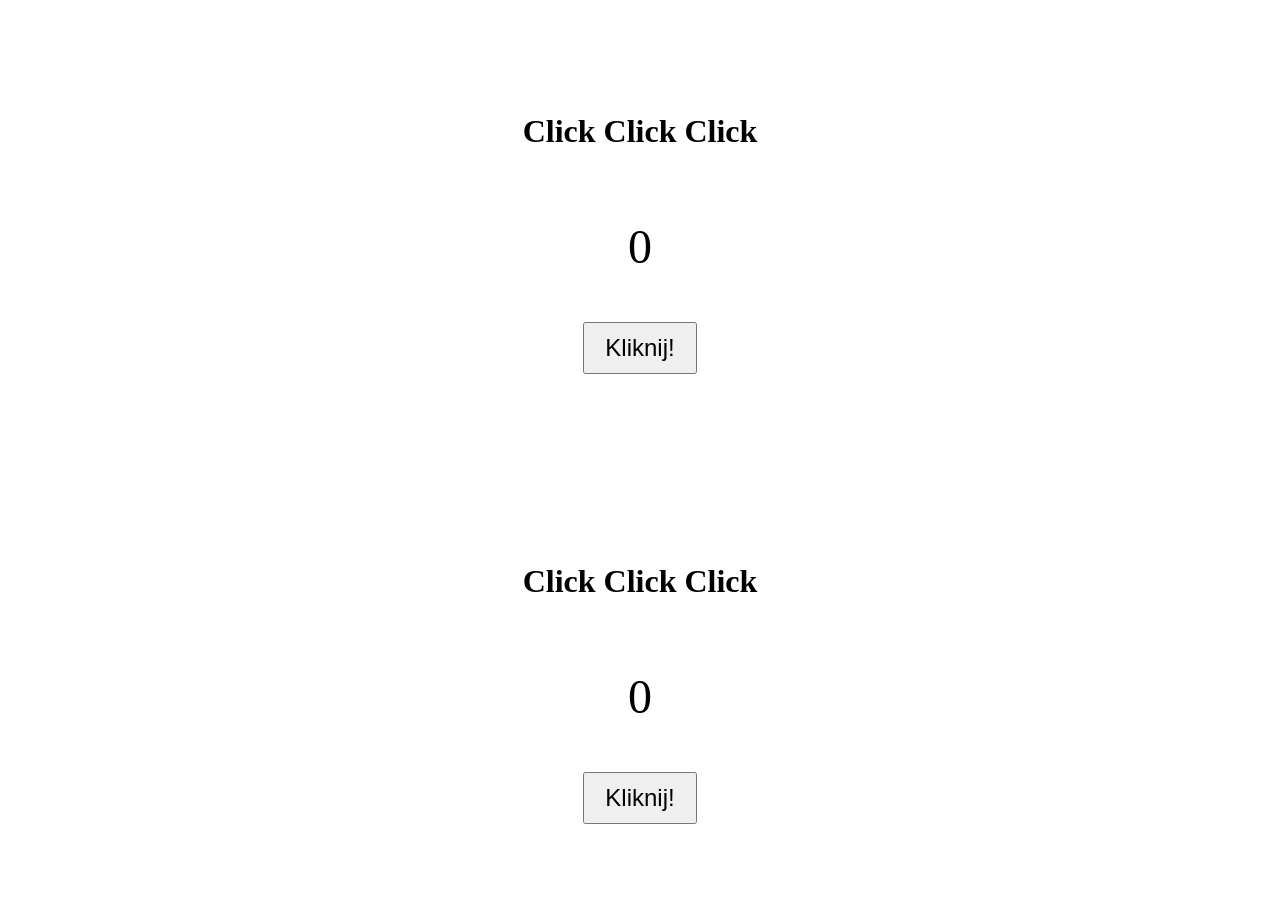
<file: click.html>
<!DOCTYPE html>
<html lang="pl">
<head>
<meta charset="UTF-8">
<meta name="viewport" content="width=device-width, initial-scale=1.0">
<title>Click</title>

<style>
#licznik {
    font-size: 48px;
    transition: transform 0.2s ease, opacity 0.2s ease;
}

#licznik.animuj {
    transform: scale(1.5);
    opacity: 0.3;
}

.main {
    display: flex;
    flex-direction: column;
    align-items: center;
    justify-content: center;
    height: 50vh;
}

.przycisk {
    padding: 10px 20px;
    font-size: 24px;
    cursor: pointer;
}

#fireworks{
    position: fixed;
    top:0;
    left:0;
    width:100%;
    height:100%;
    pointer-events:none;
}
</style>

</head>
<body>

<div class="main">
<h1>Click Click Click</h1>
<p id="licznik">0</p>
<button class="przycisk" id="clickid">Kliknij!</button>
</div>

<canvas id="fireworks"></canvas>

<script>

const canvas = document.getElementById("fireworks");
const ctx = canvas.getContext("2d");

canvas.width = window.innerWidth;
canvas.height = window.innerHeight;

let particles = [];

function fireworks() {

    for(let i=0;i<120;i++){
        particles.push({
            x: canvas.width/2,
            y: canvas.height/2,
            angle: Math.random()*Math.PI*2,
            speed: Math.random()*6+2,
            life: 100
        });
    }

}

function updateFireworks(){

    ctx.clearRect(0,0,canvas.width,canvas.height);

    particles.forEach((p,i)=>{

        p.x += Math.cos(p.angle)*p.speed;
        p.y += Math.sin(p.angle)*p.speed;

        p.life--;

        ctx.fillStyle=`hsl(${Math.random()*360},100%,50%)`;
        ctx.fillRect(p.x,p.y,4,4);

        if(p.life<=0){
            particles.splice(i,1);
        }

    });

    requestAnimationFrame(updateFireworks);

}

updateFireworks();


function add(){

    const element = document.getElementById("licznik");
    const aktualna = Number(element.innerText);

    element.classList.add("animuj");

    let czas = 44;

    if (aktualna >= 950) {
        czas = 150;
    } else if (aktualna >= 990) {
        czas = 400;
    }

    setTimeout(function(){

        element.classList.remove("animuj");

        if (aktualna === 10) {

            element.innerText = 0;
            fireworks(); // 🎆 tutaj wybuch

        } else {

            element.innerText = aktualna + 1;

        }

    }, czas);

}

const click = document.getElementById("clickid");

click.addEventListener("click", function(){
    add();
});

</script>

</body>
</html>


<!DOCTYPE html>
<html lang="pl">
<head>
    <meta charset="UTF-8">
    <meta name="viewport" content="width=device-width, initial-scale=1.0">
    <title>Click</title>
    <style>
        #licznik {
            font-size: 48px;
            transition: transform 0.2s ease, opacity 0.2s ease;
        }

        #licznik.animuj {
            transform: scale(1.5);
            opacity: 0.3;
        }
        .main {
            display: flex;
            flex-direction: column;
            align-items: center;
            justify-content: center;
            height: 50vh;
        }
        .przycisk {
            padding: 10px 20px;
            font-size: 24px;
            cursor: pointer;
        }
    </style>
</head>
<body>
    <div class="main">
        <h1>Click Click Click</h1>
        <p id="licznik">0</p>
        <button class="przycisk"id="clickid">Kliknij!</button>
    </div>
    <script>
        function add(){
            const element = document.getElementById("licznik");
            const aktualna = Number(element.innerText);

            element.classList.add("animuj");

            let czas = 44;
            if (aktualna >= 950) {
                czas = 150; // dłuższa animacja
            } else if (aktualna >= 990) {
                czas = 400; // średnia animacja
            }
            setTimeout(function() { 
                element.classList.remove("animuj");
                if (aktualna === 999) {
                    element.innerText = 0;
                    
                } else {
                    element.innerText = aktualna + 1;
                }
        }, czas);
        }
        const click = document.getElementById("clickid");
        click.addEventListener("click", function() {
            add();
        })
    </script>
</body>
</html>
</file>
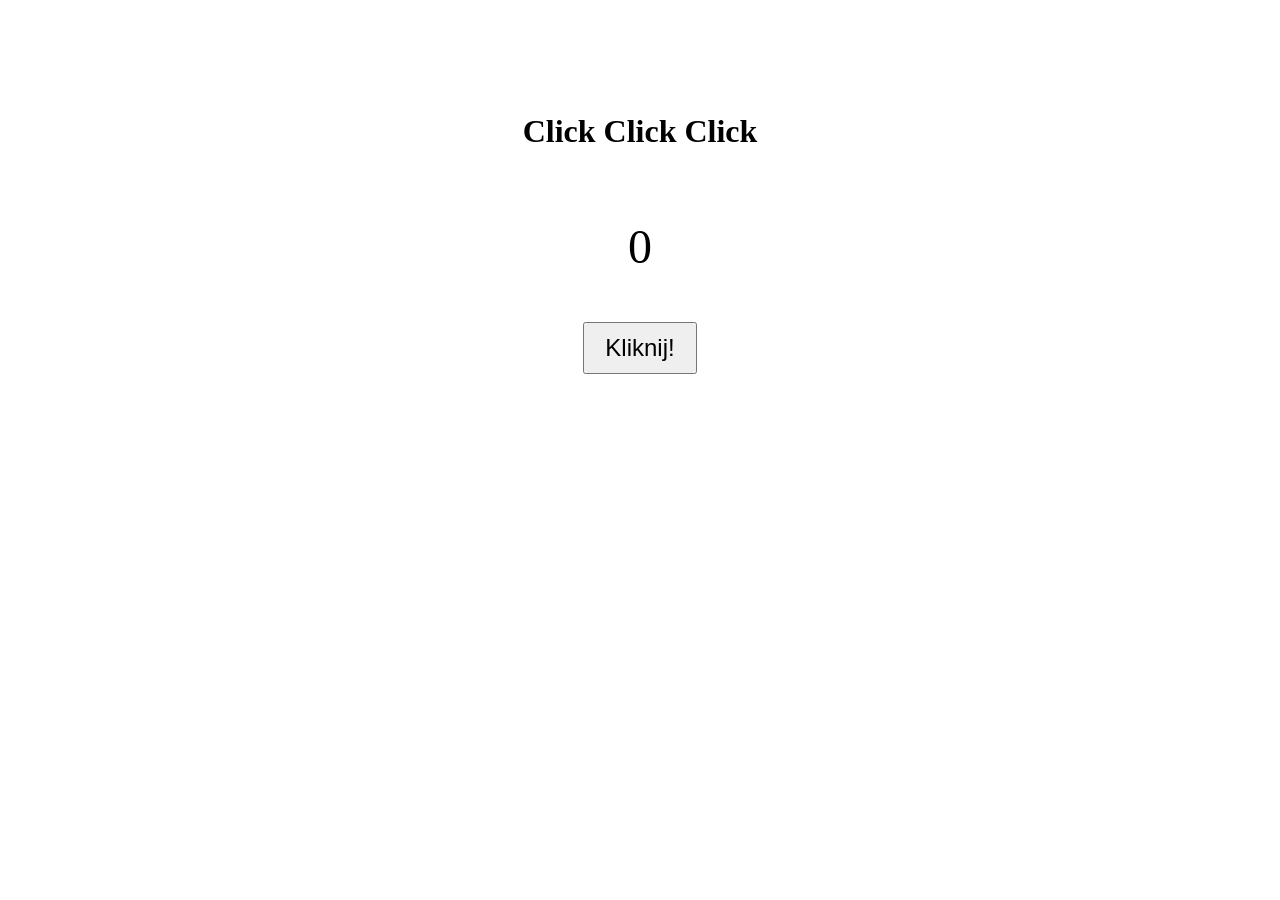
<file: Clicker/click.html>
<!DOCTYPE html>
<html lang="pl">
<head>
<meta charset="UTF-8">
<meta name="viewport" content="width=device-width, initial-scale=1.0">
<title>Click</title>

<style>
#licznik {
    font-size: 48px;
    transition: transform 0.2s ease, opacity 0.2s ease;
}

#licznik.animuj {
    transform: scale(1.5);
    opacity: 0.3;
}

.main {
    display: flex;
    flex-direction: column;
    align-items: center;
    justify-content: center;
    height: 50vh;
}

.przycisk {
    padding: 10px 20px;
    font-size: 24px;
    cursor: pointer;
}

#fireworks{
    position: fixed;
    top:0;
    left:0;
    width:100%;
    height:100%;
    pointer-events:none;
}
</style>

</head>
<body>

<div class="main">
<h1>Click Click Click</h1>
<p id="licznik">0</p>
<button class="przycisk" id="clickid">Kliknij!</button>
</div>

<canvas id="fireworks"></canvas>

<script>

const canvas = document.getElementById("fireworks");
const ctx = canvas.getContext("2d");

canvas.width = window.innerWidth;
canvas.height = window.innerHeight;

let particles = [];

function fireworks() {

    for(let i=0;i<120;i++){
        particles.push({
            x: canvas.width/2,
            y: canvas.height/2,
            angle: Math.random()*Math.PI*2,
            speed: Math.random()*6+2,
            life: 100
        });
    }

}

function updateFireworks(){

    ctx.clearRect(0,0,canvas.width,canvas.height);

    particles.forEach((p,i)=>{

        p.x += Math.cos(p.angle)*p.speed;
        p.y += Math.sin(p.angle)*p.speed;

        p.life--;

        ctx.fillStyle=`hsl(${Math.random()*360},100%,50%)`;
        ctx.fillRect(p.x,p.y,4,4);

        if(p.life<=0){
            particles.splice(i,1);
        }

    });

    requestAnimationFrame(updateFireworks);

}

updateFireworks();


function add(){

    const element = document.getElementById("licznik");
    const aktualna = Number(element.innerText);

    element.classList.add("animuj");

    let czas = 44;

    if (aktualna >= 950) {
        czas = 150;
    } else if (aktualna >= 990) {
        czas = 400;
    }

    setTimeout(function(){

        element.classList.remove("animuj");

        if (aktualna === 10) {

            element.innerText = 0;
            fireworks(); // 🎆 tutaj wybuch

        } else {

            element.innerText = aktualna + 1;

        }

    }, czas);

}

const click = document.getElementById("clickid");

click.addEventListener("click", function(){
    add();
});

</script>

</body>
</html>
</file>
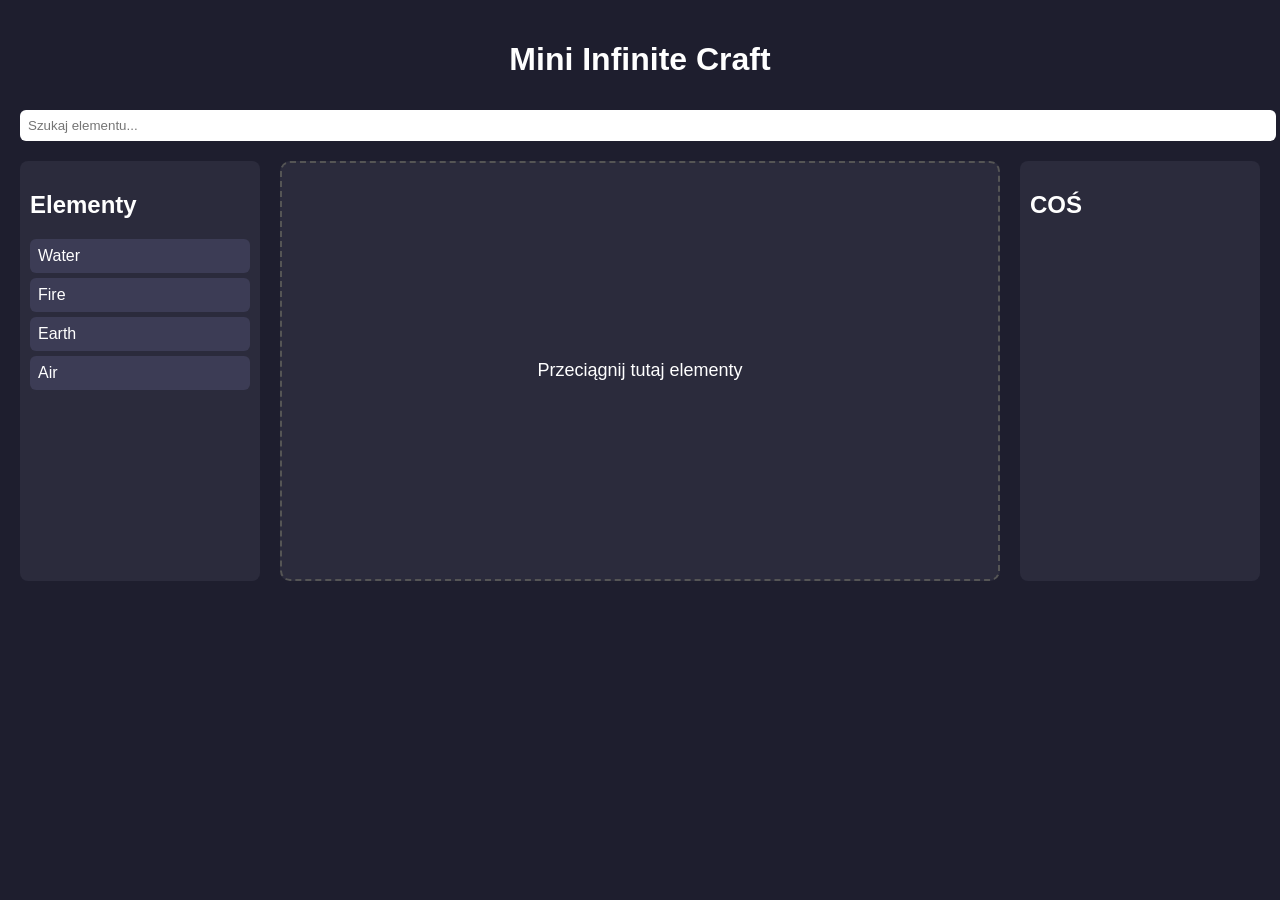
<file: LittleAlchemy/Alchemy.html>
<!DOCTYPE html>
<html lang="pl">
<head>
<meta charset="UTF-8">
<title>Mini Infinite Craft</title>
<link rel="stylesheet" href="style.css">

</head>
<body>

<h1>Mini Infinite Craft</h1>

<input type="text" id="search" placeholder="Szukaj elementu...">

<div class="container">

  <div class="sidebar">
    <h2>Elementy</h2>
    <div id="elements"></div>
  </div>

  <div class="workspace" id="workspace">
    <p id="placeholder">Przeciągnij tutaj elementy</p>
  </div>

  <div class="discoveries">
    <h2>COŚ</h2>

  </div>

</div>

<div id="result"></div>

<script src="script.js"></script>
</body>
</html>
</file>
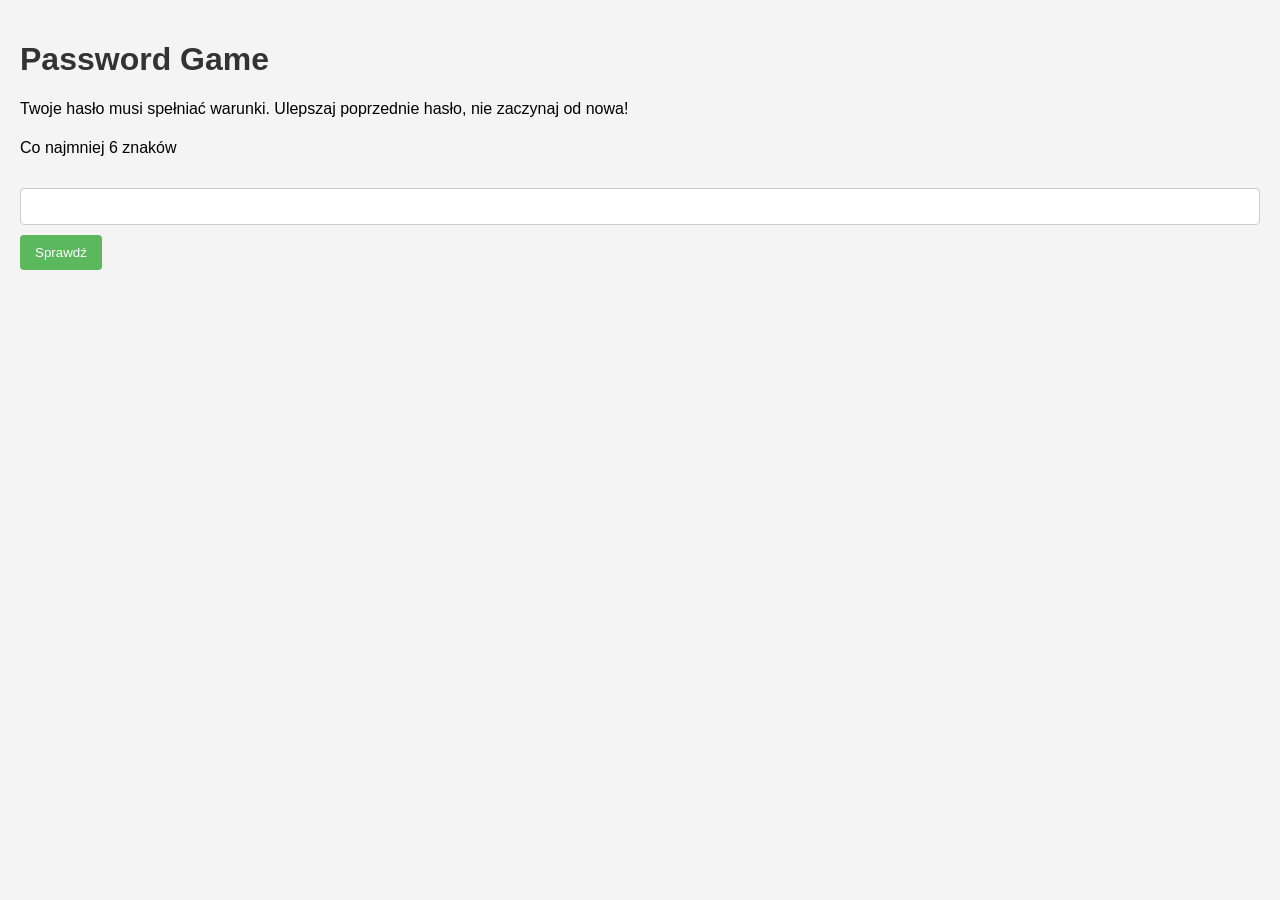
<file: PasswordGame/Password.html>
<!DOCTYPE html>
<html lang="pl">
<head>
    <meta charset="UTF-8">
    <title>Password Game</title>
    <link rel="stylesheet" href="style.css">
    </head>
<body>
    <h1>Password Game</h1>
    <p>Twoje hasło musi spełniać warunki. Ulepszaj poprzednie hasło, nie zaczynaj od nowa!</p>
    <ul id="conditionsList">
        <li data-condition="length">Co najmniej 6 znaków</li>
    </ul>

    <input type="text" id="passwordInput" value="" autocomplete="off">
    <button onclick="checkPassword()">Sprawdź</button>

    <p id="result"></p>

    <script>
        addEventListener("keydown", function(event) {
            if(event.key === "Enter") {
                checkPassword();
            }
        });

        const allConditions = [
            { key: 'length', text: 'Co najmniej 8 znaków', check: pw => pw.length >= 8 },
            { key: 'number', text: 'Zawiera przynajmniej jedną cyfrę', check: pw => /\d/.test(pw) },
            { key: 'uppercase', text: 'Zawiera wielką literę', check: pw => /[A-Z]/.test(pw) },
            { key: 'special', text: 'Zawiera znak specjalny (!@#$...)', check: pw => /[!@#$%^&*(),.?":{}|<>]/.test(pw) },
            { key: 'roman', text: 'Zawiera cyfrę rzymską (I, V, X, L, C)', check: pw => /[IVXLC]/.test(pw) },
            { key: 'month', text: 'Zawiera nazwę miesiąca po angielsku', check: pw => /(january|february|march|april|may|june|july|august|september|october|november|december)/i.test(pw) },
            { key: 'emoji', text: 'Zawiera emoji 😎', check: pw => /\p{Emoji}/u.test(pw) },
            { key: 'sum10', text: 'Suma wszystkich cyfr musi wynosić 10', check: pw => {
                const nums = pw.match(/\d/g);
                if(!nums) return false;
                return nums.map(n => +n).reduce((a,b)=>a+b,0) === 10;
            }},
            { key: 'palindrome', text: 'Zawiera palindrom (3+ znaków)', check: pw => /([a-zA-Z0-9])([a-zA-Z0-9])?\1/.test(pw) },
            { key: 'no_repeat', text: 'Nie może zawierać dwóch takich samych znaków obok siebie', check: pw => !/(.)\1/.test(pw) },
            { key: 'odd_length', text: 'Długość hasła musi być liczbą nieparzystą', check: pw => pw.length % 2 === 1 }
        ];

        let activeConditions = [allConditions[0]];
        let currentPassword = "";

        function checkPassword() {
            const input = document.getElementById("passwordInput").value;
            const result = document.getElementById("result");

            let allMet = true;

            // Check all active conditions
            activeConditions.forEach(cond => {
                const li = document.querySelector(`li[data-condition="${cond.key}"]`);
                if (!cond.check(input)) {
                    allMet = false;
                    li.style.color = "red";
                    li.style.textDecoration = "line-through";
                } else {
                    li.style.color = "lime";
                    li.style.textDecoration = "none";
                }
            });

            if (allMet) {
                currentPassword = input;
                result.textContent = "✅ Hasło spełnia warunki!";
                result.style.color = "lime";

                addNextCondition();

                // Recheck to reflect new rule immediately
                if (activeConditions.length <= allConditions.length) {
                    checkPassword();
                }
            } else {
                result.textContent = "❌ Błąd! Hasło nie spełnia zasad!";
                result.style.color = "red";
            }

            document.getElementById("passwordInput").value = currentPassword;
            document.getElementById("passwordInput").focus();
        }

        function addNextCondition() {
            if (activeConditions.length < allConditions.length) {
                const next = allConditions[activeConditions.length];
                activeConditions.push(next);

                const li = document.createElement("li");
                li.textContent = next.text;
                li.setAttribute("data-condition", next.key);
                li.style.color = "red"; // show unmet initially
                li.style.textDecoration = "line-through";
                document.getElementById("conditionsList").appendChild(li);
            } else {
                document.getElementById("result").textContent = "🎉 WYGRAŁEŚ GRĘ HASŁA!";
                document.getElementById("result").style.color = "gold";
            }
        }
    </script>
</body>
</html>
</file>
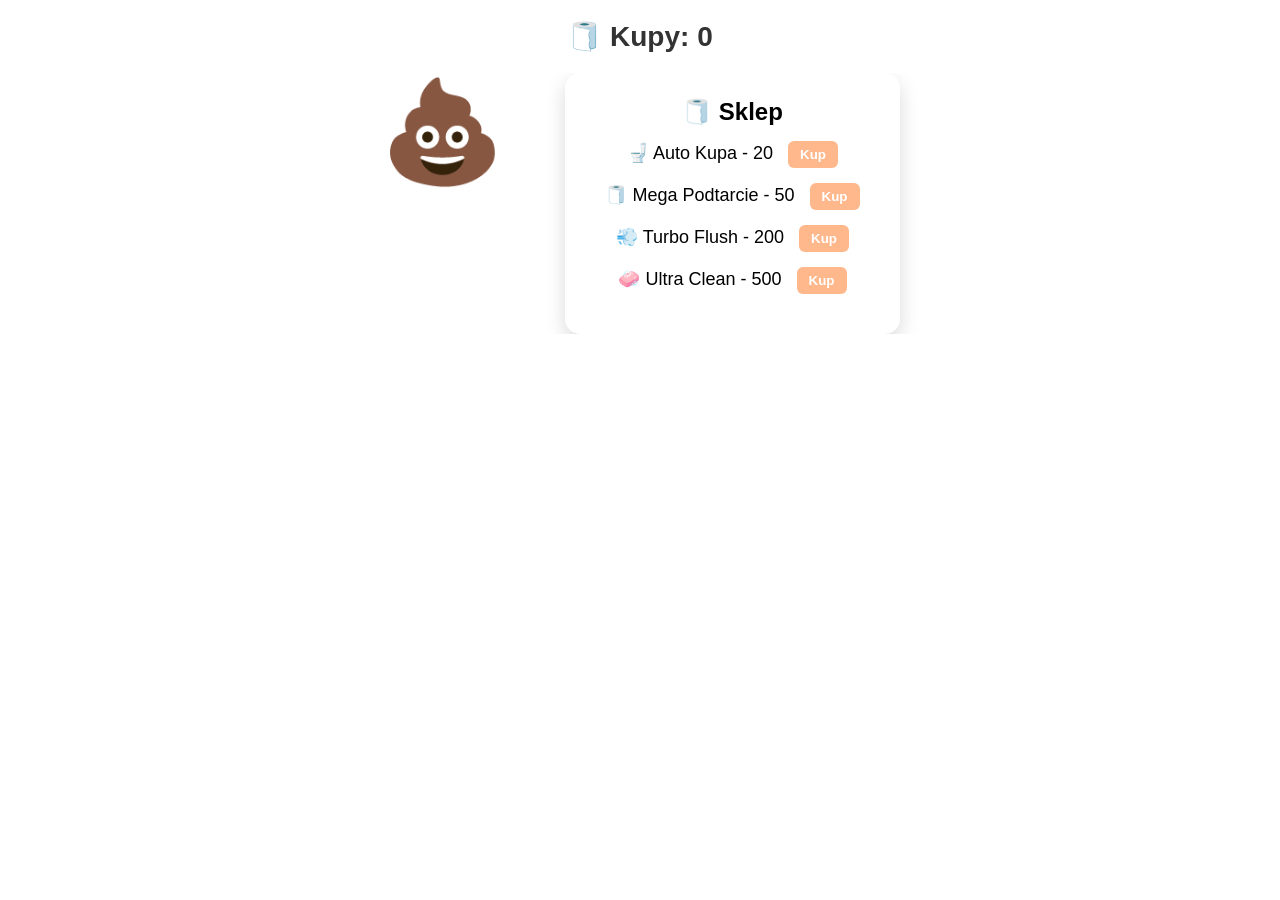
<file: PoopyClicker/PoopyClicker.html>
<!DOCTYPE html>
<html lang="pl">
<head>
<meta charset="UTF-8">
<title>💩Poppy Clicker</title>
<link rel="stylesheet" href="style.css">
</head>

<body>

<div class="topBar">
🧻 Kupy: <span id="Money">0</span>
</div>

<div class="game">

    <div class="leftPanel">
        <div id="orbitContainer">
            <button id="Button">💩</button>
        </div>
    </div>

    <div class="shopPanel">
        <h2>🧻 Sklep</h2>

        <div class="upgrade">
            <span id="Up1_Cena">🚽 Auto Kupa - 20</span>
            <button id="Up1">Kup</button>
        </div>

        <div class="upgrade">
            <span id="Up2_Cena">🧻 Mega Podtarcie - 50</span>
            <button id="Up2">Kup</button>
        </div>

        <div class="upgrade">
            <span id="Up3_Cena">💨 Turbo Flush - 200</span>
            <button id="Up3">Kup</button>
        </div>

        <div class="upgrade">
            <span id="Up4_Cena">🧼 Ultra Clean - 500</span>
            <button id="Up4">Kup</button>
        </div>

    </div>
</div>

<div id="popup">Za mało pieniędzy</div>

<script>
let Money = 0
let Up1_Price = 20
let Up2_Price = 50
let Up3_Price = 200
let Up4_Price = 500

let multy = 1
let auto = 0

const moneyText = document.getElementById("Money")
const button = document.getElementById("Button")

function update(){
    moneyText.textContent = Money
}

/* popup brak pieniędzy */
function popup(e){
    const popup = document.getElementById("popup")
    popup.style.left = (e.clientX + 10) + "px"
    popup.style.top = (e.clientY - 10) + "px"
    popup.style.opacity = 1
    setTimeout(()=>{
        popup.style.opacity = 0
    },1000)
}

/* lecący tekst */
function floatingText(x,y,text){
    const el = document.createElement("div")
    el.className = "floating"
    el.innerText = text
    el.style.left = x + "px"
    el.style.top = y + "px"
    document.body.appendChild(el)
    setTimeout(()=>{
        el.remove()
    },1000)
}

/* kliknięcie */
button.onclick = (e)=>{
    Money += multy
    update()
    floatingText(e.clientX,e.clientY,"+"+multy+" 💩")
    button.classList.add("pop")
    setTimeout(()=>{
        button.classList.remove("pop")
    },100)
}

/* spawn rolki */
function spawnToilet(){
    const tp = document.createElement("div")
    tp.className = "tp"
    tp.innerText = "🧻"
    const angle = Math.random()*360
    const radius = 30 + Math.random()*20
    tp.style.transform = `rotate(${angle}deg) translateX(${radius}px)`
    document.getElementById("orbitContainer").appendChild(tp)
}

/* Upgrade 1 - Auto Kupa */
document.getElementById("Up1").onclick = (e)=>{
    if(Money >= Up1_Price){
        Money -= Up1_Price
        auto++
        spawnToilet()
        Up1_Price = Math.floor(Up1_Price * 1.6)
        document.getElementById("Up1_Cena").innerText =
        "🚽 Auto Kupa - " + Up1_Price
        update()
    }else{ popup(e) }
}

/* Upgrade 2 - Mega Podtarcie */
document.getElementById("Up2").onclick = (e)=>{
    if(Money >= Up2_Price){
        Money -= Up2_Price
        multy++
        Up2_Price = Math.floor(Up2_Price * 2)
        document.getElementById("Up2_Cena").innerText =
        "🧻 Mega Podtarcie - " + Up2_Price
        update()
    }else{ popup(e) }
}

/* Upgrade 3 - Turbo Flush */
document.getElementById("Up3").onclick = (e)=>{
    if(Money >= Up3_Price){
        Money -= Up3_Price
        auto += 5
        spawnToilet()
        spawnToilet()
        spawnToilet()
        Up3_Price = Math.floor(Up3_Price * 2)
        document.getElementById("Up3_Cena").innerText =
        "💨 Turbo Flush - " + Up3_Price
        update()
    }else{ popup(e) }
}

/* Upgrade 4 - Ultra Clean */
document.getElementById("Up4").onclick = (e)=>{
    if(Money >= Up4_Price){
        Money -= Up4_Price
        multy += 5
        Up4_Price = Math.floor(Up4_Price * 2.5)
        document.getElementById("Up4_Cena").innerText =
        "🧼 Ultra Clean - " + Up4_Price
        update()
    }else{ popup(e) }
}

/* auto click */
setInterval(()=>{
    Money += auto * multy
    update()
},1000)
</script>

</body>
</html>
</file>
<file: Datle/style.css>
*, *::before, *::after {
    box-sizing: border-box;
}

body {
    background-color: #0f0a0f;
    color: #f9ebf9;
    min-height: 100vh;
    margin: 0;
    font-family: Arial, sans-serif;
    overflow-x: hidden;
    display: flex;
    flex-direction: column;
}

#main {
    flex: 1;
    display: flex;
    flex-direction: row;
    align-items: flex-start;
    justify-content: space-between;
    width: 100%;
    padding: 20px;
    gap: 20px;
}

/* KEYBOARD */

#keyboard {
    width: 30%;
    display: flex;
    flex-direction: column;
    align-items: center;
    justify-content: center;
    padding-top: 10px;
    gap: 6px;
}

.sideTitle {
    font-size: 13px;
    letter-spacing: 3px;
    color: #f89af8;
    margin-bottom: 10px;
    text-align: center;
    border-bottom: 1px solid #f89af820;
    width: 100%;
    padding-bottom: 8px;
}

.keyRow {
    display: flex;
    flex-wrap: wrap;
    justify-content: center;
    gap: 5px;
    width: 100%;
}

.key, .historykey {
    width: 36px;
    height: 36px;
    background-color: #1a121a;
    border: 1px solid #f9ebf940;
    color: #f9ebf9;
    font-size: 13px;
    font-family: Arial, sans-serif;
    cursor: default;
    transition: background-color 0.2s ease, color 0.2s ease;
    border-radius: 3px;
}

.historykey {
    width: 38px;
    height: 38px;
}

.historyguess{
    gap: 10px
}

/* KEYBOARD LEGEND */
.keyLegend {
    margin-top: 20px;
    display: flex;
    flex-direction: column;
    gap: 8px;
    width: auto;
    padding: 0;
    align-items: flex-start;
}

.legendItem {
    display: flex;
    align-items: center;
    gap: 10px;
    font-size: 13px;
    color: #f9ebf9aa;
}

.legendDot {
    display: inline-block;
    width: 16px;
    height: 16px;
    border-radius: 3px;
    border: 1px solid #f9ebf940;
    flex-shrink: 0;
}

/* GAME */

#game {
    width: 40%;
    display: flex;
    flex-direction: column;
    align-items: center;
    justify-content: flex-start;
    padding-top: 10px;
    position: relative;
}

/* LANGUAGE/DIFFICULTY */
#languagebox, #difficultybox {
    position: absolute;
    top: 10px;
    width: auto;
    height: auto;
    gap: 6px;
    display: flex;
    flex-direction: column;
    background-color: #0f0a0f;
    z-index: 10;
}

#languagebox {
    right: 0;
}

.hidden {
    display: none !important;
}

.language {
    width: 80px;
    height: 28px;
    background-color: #0f0a0f;
    border: 1px solid #f9ebf9;
    color: #f9ebf9;
    font-size: 13px;
    cursor: pointer;
    transition: 0.15s ease;
    letter-spacing: 1px;
}

.language:hover {
    background-color: #f9ebf9;
    color: #0f0a0f;
}

.language:active {
    background-color: #f89af8;
    color: #0f0a0f;
}

.box {
    width: 100%;
    display: flex;
    flex-direction: column;
    align-items: center;
    padding-top: 50px;
}

#title {
    text-align: center;
    margin-bottom: 16px;
    font-size: 28px;
    letter-spacing: 4px;
    color: #f89af8;
}

#box1 {
    width: 260px;
    height: 260px;
    border: 2px solid #f9ebf9;
    margin-bottom: 20px;
    flex-shrink: 0;
}

#guessbox {
    margin-top: 10px;
    display: flex;
    flex-direction: column;
    align-items: center;
    width: 100%;
}

#info,
#lastGuessInfo,
#lastGuessText {
    font-size: 17px;
    margin-bottom: 8px;
    text-align: center;
}

/* ATTEMPTS DOTS */
#attemptsLeft {
    display: flex;
    gap: 8px;
    margin-bottom: 10px;
}

.attemptDot {
    width: 12px;
    height: 12px;
    border-radius: 50%;
    background-color: #f89af8;
    border: 1px solid #f89af8;
    transition: background-color 0.2s ease;
}

.attemptDotUsed {
    background-color: transparent;
    border-color: #f9ebf940;
}

#inputContainer {
    display: flex;
    gap: 10px;
    margin: 10px 0;
}

.colorInput {
    width: 38px;
    height: 38px;
    background-color: #1a121a;
    border: 2px solid #f9ebf960;
    transition: border-color 0.15s ease, background-color 0.15s ease;
    color: #f9ebf9;
    text-align: center;
    font-size: 16px;
    font-family: 'Courier New', monospace;
    text-transform: uppercase;
    border-radius: 3px;
    outline: none;
}

.colorInput:focus {
    border-color: #f89af8;
}

.r{
    border-color: #ff0000;
}

.g{
    border-color: #adff2f;
}

.b{
    border-color: #0066ff;
}

#submit,
#NewGame {
    margin-top: 10px;
    width: 110px;
    height: 32px;
    background-color: #0f0a0f;
    border: 2px solid #f9ebf9;
    color: #f9ebf9;
    font-size: 14px;
    cursor: pointer;
    transition: 0.15s ease;
    letter-spacing: 1px;
}

#NewGame {
    width: auto;
}

#submit:hover,
#NewGame:hover {
    background-color: #f9ebf9;
    color: #0f0a0f;
}

#submit:active,
#NewGame:active {
    background-color: #f89af8;
    color: #0f0a0f;
}

/* GUESS HISTORY */

#right {
    width: 30%;
    display: flex;
    flex-direction: column;
    align-items: center;
    padding-top: 10px;
    gap: 0;
}

#guessHistory {
    display: flex;
    flex-direction: column;
    gap: 8px;
    width: 100%;
    padding: 0 8px;
    max-height: calc(100vh - 80px);
    overflow-y: auto;
}

/* FOOTER */
footer{
    text-align: center;
    padding: 10px;
    font-size: 12px;
    color: #f89af850;
    letter-spacing: 2px;
}

/* SCROLLBAR */
#guessHistory::-webkit-scrollbar {
    width: 4px;
}
#guessHistory::-webkit-scrollbar-track {
    background: #1a121a;
}
#guessHistory::-webkit-scrollbar-thumb {
    background: #f89af8;
    border-radius: 2px;
}

/* RESPONSIVE */

@media (max-width: 900px) {
    #main {
        flex-direction: column;
        align-items: center;
        padding: 15px;
    }

    #keyboard, #game, #guessed {
        width: 100%;
        max-width: 500px;
    }

    .keyRow {
        justify-content: center;
    }

    #guessHistory {
        max-height: 300px;
    }

    #languagebox, #difficultybox {
        position: static;
        flex-direction: row;
        flex-wrap: wrap;
        justify-content: center;
        margin-bottom: 10px;
    }

    .box {
        padding-top: 10px;
    }
}
</file>
<file: Hexle/style.css>
*, *::before, *::after {
    box-sizing: border-box;
}

body {
    background-color: #0f0a0f;
    color: #f9ebf9;
    min-height: 100vh;
    margin: 0;
    font-family: Arial, sans-serif;
    overflow-x: hidden;
    display: flex;
    flex-direction: column;
}

#main {
    flex: 1;
    display: flex;
    flex-direction: row;
    align-items: flex-start;
    justify-content: space-between;
    width: 100%;
    padding: 20px;
    gap: 20px;
}

/* KEYBOARD */

#keyboard {
    width: 30%;
    display: flex;
    flex-direction: column;
    align-items: center;
    justify-content: center;
    padding-top: 10px;
    gap: 6px;
}

.sideTitle {
    font-size: 13px;
    letter-spacing: 3px;
    color: #f89af8;
    margin-bottom: 10px;
    text-align: center;
    border-bottom: 1px solid #f89af820;
    width: 100%;
    padding-bottom: 8px;
}

.keyRow {
    display: flex;
    flex-wrap: wrap;
    justify-content: center;
    gap: 5px;
    width: 100%;
}

.key {
    width: 36px;
    height: 36px;
    background-color: #1a121a;
    border: 1px solid #f9ebf940;
    color: #f9ebf9;
    font-size: 13px;
    font-family: Arial, sans-serif;
    cursor: default;
    transition: background-color 0.2s ease, color 0.2s ease;
    border-radius: 3px;
}

/* KEYBOARD LEGEND */
.keyLegend {
    margin-top: 20px;
    display: flex;
    flex-direction: column;
    gap: 8px;
    width: auto;
    padding: 0;
    align-items: flex-start;
}

.legendItem {
    display: flex;
    align-items: center;
    gap: 10px;
    font-size: 13px;
    color: #f9ebf9aa;
}

.legendDot {
    display: inline-block;
    width: 16px;
    height: 16px;
    border-radius: 3px;
    border: 1px solid #f9ebf940;
    flex-shrink: 0;
}

/* GAME */

#game {
    width: 40%;
    display: flex;
    flex-direction: column;
    align-items: center;
    justify-content: flex-start;
    padding-top: 10px;
    position: relative;
}

/* LANGUAGE/DIFFICULTY */
#languagebox, #difficultybox {
    position: absolute;
    top: 10px;
    width: auto;
    height: auto;
    gap: 6px;
    display: flex;
    flex-direction: column;
    background-color: #0f0a0f;
    z-index: 10;
}

#languagebox {
    right: 0;
}

#difficultybox {
    left: 0;
}

#easy{
    border-color: #90EE90;
}


#normal{
    border-color: #FFFF00;
}

#hard{
    border-color: #FFA500;
}

#insane{
    border-color: #FF0000;
}

.hidden {
    display: none !important;
}

.language {
    width: 80px;
    height: 28px;
    background-color: #0f0a0f;
    border: 1px solid #f9ebf9;
    color: #f9ebf9;
    font-size: 13px;
    cursor: pointer;
    transition: 0.15s ease;
    letter-spacing: 1px;
}

.language:hover {
    background-color: #f9ebf9;
    color: #0f0a0f;
}

.language:active {
    background-color: #f89af8;
    color: #0f0a0f;
}

.box {
    width: 100%;
    display: flex;
    flex-direction: column;
    align-items: center;
    padding-top: 50px;
}

#title {
    text-align: center;
    margin-bottom: 16px;
    font-size: 28px;
    letter-spacing: 4px;
    color: #f89af8;
}

#box1 {
    width: 260px;
    height: 260px;
    border: 2px solid #f9ebf9;
    margin-bottom: 20px;
    flex-shrink: 0;
}

#guessbox {
    display: flex;
    flex-direction: column;
    align-items: center;
    width: 100%;
}

#info,
#lastGuessInfo,
#lastGuessText {
    font-size: 17px;
    margin-bottom: 8px;
    text-align: center;
}

/* ATTEMPTS DOTS */
#attemptsLeft {
    display: flex;
    gap: 8px;
    margin-bottom: 10px;
}

.attemptDot {
    width: 12px;
    height: 12px;
    border-radius: 50%;
    background-color: #f89af8;
    border: 1px solid #f89af8;
    transition: background-color 0.2s ease;
}

.attemptDotUsed {
    background-color: transparent;
    border-color: #f9ebf940;
}

#inputContainer {
    display: flex;
    gap: 6px;
    margin: 10px 0;
}

.colorInput {
    width: 38px;
    height: 38px;
    background-color: #1a121a;
    border: 2px solid #f9ebf960;
    transition: border-color 0.15s ease, background-color 0.15s ease;
    color: #f9ebf9;
    text-align: center;
    font-size: 16px;
    font-family: 'Courier New', monospace;
    text-transform: uppercase;
    border-radius: 3px;
    outline: none;
}

.colorInput:focus {
    border-color: #f89af8;
}

.r{
    border-color: #ff0000;
}

.g{
    border-color: #adff2f;
}

.b{
    border-color: #0066ff;
}

#submit,
#NewGame {
    margin-top: 10px;
    width: 110px;
    height: 32px;
    background-color: #0f0a0f;
    border: 2px solid #f9ebf9;
    color: #f9ebf9;
    font-size: 14px;
    cursor: pointer;
    transition: 0.15s ease;
    letter-spacing: 1px;
}

#NewGame {
    width: auto;
}

#submit:hover,
#NewGame:hover {
    background-color: #f9ebf9;
    color: #0f0a0f;
}

#submit:active,
#NewGame:active {
    background-color: #f89af8;
    color: #0f0a0f;
}

/* GUESS HISTORY */

#guessed {
    width: 30%;
    display: flex;
    flex-direction: column;
    align-items: center;
    padding-top: 10px;
    gap: 0;
}

#guessHistory {
    display: flex;
    flex-direction: column;
    gap: 8px;
    width: 100%;
    padding: 0 8px;
    max-height: calc(100vh - 80px);
    overflow-y: auto;
}

/* ONE GUESS IN HISTORY */
.historyEntry {
    display: flex;
    align-items: center;
    gap: 10px;
    background-color: #1a121a;
    border: 1px solid #f9ebf920;
    padding: 8px 10px;
    border-radius: 4px;
    animation: fadeIn 0.25s ease;
}

.historyCorrect {
    border-color: #90EE9080;
    background-color: #1a2a1a;
}

@keyframes fadeIn {
    from { opacity: 0; transform: translateY(-6px); }
    to   { opacity: 1; transform: translateY(0); }
}

.historyAttempt {
    font-size: 12px;
    color: #f9ebf960;
    width: 24px;
    flex-shrink: 0;
    text-align: center;
}

.historySwatch {
    width: 32px;
    height: 32px;
    border: 1px solid #f9ebf940;
    border-radius: 3px;
    flex-shrink: 0;
}

.historyHex {
    display: flex;
    gap: 3px;
}

.historyChar {
    display: inline-flex;
    align-items: center;
    justify-content: center;
    width: 22px;
    height: 22px;
    font-size: 13px;
    font-family: 'Courier New', monospace;
    font-weight: bold;
    border-radius: 3px;
    text-transform: uppercase;
}

/* FOOTER */
footer{
    text-align: center;
    padding: 10px;
    font-size: 12px;
    color: #f89af850;
    letter-spacing: 2px;
}

/* SCROLLBAR */
#guessHistory::-webkit-scrollbar {
    width: 4px;
}
#guessHistory::-webkit-scrollbar-track {
    background: #1a121a;
}
#guessHistory::-webkit-scrollbar-thumb {
    background: #f89af8;
    border-radius: 2px;
}

/* RESPONSIVE */

@media (max-width: 900px) {
    #main {
        flex-direction: column;
        align-items: center;
        padding: 15px;
    }

    #keyboard, #game, #guessed {
        width: 100%;
        max-width: 500px;
    }

    .keyRow {
        justify-content: center;
    }

    #guessHistory {
        max-height: 300px;
    }

    #languagebox, #difficultybox {
        position: static;
        flex-direction: row;
        flex-wrap: wrap;
        justify-content: center;
        margin-bottom: 10px;
    }

    .box {
        padding-top: 10px;
    }
}
</file>
<file: Numerle/style.css>
*, *::before, *::after {
    box-sizing: border-box;
}

body {
    background-color: #0f0a0f;
    color: #f9ebf9;
    min-height: 100vh;
    margin: 0;
    font-family: Arial, sans-serif;
    overflow-x: hidden;
    display: flex;
    flex-direction: column;
}

#main {
    flex: 1;
    display: flex;
    flex-direction: row;
    align-items: flex-start;
    justify-content: space-between;
    width: 100%;
    padding: 20px;
    gap: 20px;
}

/* KEYBOARD */

#keyboard {
    width: 30%;
    display: flex;
    flex-direction: column;
    align-items: center;
    justify-content: center;
    padding-top: 10px;
    gap: 6px;
}

.sideTitle {
    font-size: 13px;
    letter-spacing: 3px;
    color: #f89af8;
    margin-bottom: 10px;
    text-align: center;
    border-bottom: 1px solid #f89af820;
    width: 100%;
    padding-bottom: 8px;
}

.keyRow {
    display: flex;
    flex-wrap: wrap;
    justify-content: center;
    gap: 5px;
    width: 100%;
}

.key, .historykey {
    width: 36px;
    height: 36px;
    background-color: #1a121a;
    border: 1px solid #f9ebf940;
    color: #f9ebf9;
    font-size: 13px;
    font-family: Arial, sans-serif;
    cursor: default;
    transition: background-color 0.2s ease, color 0.2s ease;
    border-radius: 3px;
}

.historykey {
    width: 38px;
    height: 38px;
}

.historyguess{
    gap: 10px
}

/* KEYBOARD LEGEND */
.keyLegend {
    margin-top: 20px;
    display: flex;
    flex-direction: column;
    gap: 8px;
    width: auto;
    padding: 0;
    align-items: flex-start;
}

.legendItem {
    display: flex;
    align-items: center;
    gap: 10px;
    font-size: 13px;
    color: #f9ebf9aa;
}

.legendDot {
    display: inline-block;
    width: 16px;
    height: 16px;
    border-radius: 3px;
    border: 1px solid #f9ebf940;
    flex-shrink: 0;
}

/* GAME */

#game {
    width: 40%;
    display: flex;
    flex-direction: column;
    align-items: center;
    justify-content: flex-start;
    padding-top: 10px;
    position: relative;
}

/* LANGUAGE/DIFFICULTY */
#languagebox, #difficultybox {
    position: absolute;
    top: 10px;
    width: auto;
    height: auto;
    gap: 6px;
    display: flex;
    flex-direction: column;
    background-color: #0f0a0f;
    z-index: 10;
}

#languagebox {
    right: 0;
}

.hidden {
    display: none !important;
}

.language {
    width: 80px;
    height: 28px;
    background-color: #0f0a0f;
    border: 1px solid #f9ebf9;
    color: #f9ebf9;
    font-size: 13px;
    cursor: pointer;
    transition: 0.15s ease;
    letter-spacing: 1px;
}

.language:hover {
    background-color: #f9ebf9;
    color: #0f0a0f;
}

.language:active {
    background-color: #f89af8;
    color: #0f0a0f;
}

.box {
    width: 100%;
    display: flex;
    flex-direction: column;
    align-items: center;
    padding-top: 50px;
}

#title {
    text-align: center;
    margin-bottom: 16px;
    font-size: 28px;
    letter-spacing: 4px;
    color: #f89af8;
}

#box1 {
    width: 260px;
    height: 260px;
    border: 2px solid #f9ebf9;
    margin-bottom: 20px;
    flex-shrink: 0;
}

#guessbox {
    margin-top: 10px;
    display: flex;
    flex-direction: column;
    align-items: center;
    width: 100%;
}

#info,
#lastGuessInfo,
#lastGuessText {
    font-size: 17px;
    margin-bottom: 8px;
    text-align: center;
}

/* ATTEMPTS DOTS */
#attemptsLeft {
    display: flex;
    gap: 8px;
    margin-bottom: 10px;
}

.attemptDot {
    width: 12px;
    height: 12px;
    border-radius: 50%;
    background-color: #f89af8;
    border: 1px solid #f89af8;
    transition: background-color 0.2s ease;
}

.attemptDotUsed {
    background-color: transparent;
    border-color: #f9ebf940;
}

#inputContainer {
    display: flex;
    gap: 10px;
    margin: 10px 0;
}

.colorInput {
    width: 38px;
    height: 38px;
    background-color: #1a121a;
    border: 2px solid #f9ebf960;
    transition: border-color 0.15s ease, background-color 0.15s ease;
    color: #f9ebf9;
    text-align: center;
    font-size: 16px;
    font-family: 'Courier New', monospace;
    text-transform: uppercase;
    border-radius: 3px;
    outline: none;
}

.colorInput:focus {
    border-color: #f89af8;
}

.r{
    border-color: #ff0000;
}

.g{
    border-color: #adff2f;
}

.b{
    border-color: #0066ff;
}

#submit,
#NewGame {
    margin-top: 10px;
    width: 110px;
    height: 32px;
    background-color: #0f0a0f;
    border: 2px solid #f9ebf9;
    color: #f9ebf9;
    font-size: 14px;
    cursor: pointer;
    transition: 0.15s ease;
    letter-spacing: 1px;
}

#NewGame {
    width: auto;
}

#submit:hover,
#NewGame:hover {
    background-color: #f9ebf9;
    color: #0f0a0f;
}

#submit:active,
#NewGame:active {
    background-color: #f89af8;
    color: #0f0a0f;
}

/* GUESS HISTORY */

#right {
    width: 30%;
    display: flex;
    flex-direction: column;
    align-items: center;
    padding-top: 10px;
    gap: 0;
}

#guessHistory {
    display: flex;
    flex-direction: column;
    gap: 8px;
    width: 100%;
    padding: 0 8px;
    max-height: calc(100vh - 80px);
    overflow-y: auto;
}

/* FOOTER */
footer{
    text-align: center;
    padding: 10px;
    font-size: 12px;
    color: #f89af850;
    letter-spacing: 2px;
}

/* SCROLLBAR */
#guessHistory::-webkit-scrollbar {
    width: 4px;
}
#guessHistory::-webkit-scrollbar-track {
    background: #1a121a;
}
#guessHistory::-webkit-scrollbar-thumb {
    background: #f89af8;
    border-radius: 2px;
}

/* RESPONSIVE */

@media (max-width: 900px) {
    #main {
        flex-direction: column;
        align-items: center;
        padding: 15px;
    }

    #keyboard, #game, #guessed {
        width: 100%;
        max-width: 500px;
    }

    .keyRow {
        justify-content: center;
    }

    #guessHistory {
        max-height: 300px;
    }

    #languagebox, #difficultybox {
        position: static;
        flex-direction: row;
        flex-wrap: wrap;
        justify-content: center;
        margin-bottom: 10px;
    }

    .box {
        padding-top: 10px;
    }
}
</file>
<file: Wordle/style.css>
*, *::before, *::after {
    box-sizing: border-box;
}

body {
    background-color: #0f0a0f;
    color: #f9ebf9;
    min-height: 100vh;
    margin: 0;
    font-family: Arial, sans-serif;
    overflow-x: hidden;
    display: flex;
    flex-direction: column;
}

#main {
    flex: 1;
    display: flex;
    flex-direction: row;
    align-items: flex-start;
    justify-content: space-between;
    width: 100%;
    padding: 20px;
    gap: 20px;
}

/* KEYBOARD */

#keyboard {
    width: 30%;
    display: flex;
    flex-direction: column;
    align-items: center;
    justify-content: center;
    padding-top: 10px;
    gap: 6px;
}

.sideTitle {
    font-size: 13px;
    letter-spacing: 3px;
    color: #f89af8;
    margin-bottom: 10px;
    text-align: center;
    border-bottom: 1px solid #f89af820;
    width: 100%;
    padding-bottom: 8px;
}

.keyRow {
    display: flex;
    flex-wrap: wrap;
    justify-content: center;
    gap: 5px;
    width: 100%;
}

.key, .historykey {
    width: 36px;
    height: 36px;
    background-color: #1a121a;
    border: 1px solid #f9ebf940;
    color: #f9ebf9;
    font-size: 13px;
    font-family: Arial, sans-serif;
    cursor: default;
    transition: background-color 0.2s ease, color 0.2s ease;
    border-radius: 3px;
}

.historykey {
    width: 38px;
    height: 38px;
}

.historyguess{
    gap: 10px
}

/* KEYBOARD LEGEND */
.keyLegend {
    margin-top: 20px;
    display: flex;
    flex-direction: column;
    gap: 8px;
    width: auto;
    padding: 0;
    align-items: flex-start;
}

.legendItem {
    display: flex;
    align-items: center;
    gap: 10px;
    font-size: 13px;
    color: #f9ebf9aa;
}

.legendDot {
    display: inline-block;
    width: 16px;
    height: 16px;
    border-radius: 3px;
    border: 1px solid #f9ebf940;
    flex-shrink: 0;
}

/* GAME */

#game {
    width: 40%;
    display: flex;
    flex-direction: column;
    align-items: center;
    justify-content: flex-start;
    padding-top: 10px;
    position: relative;
}

/* LANGUAGE/DIFFICULTY */
#languagebox, #difficultybox {
    position: absolute;
    top: 10px;
    width: auto;
    height: auto;
    gap: 6px;
    display: flex;
    flex-direction: column;
    background-color: #0f0a0f;
    z-index: 10;
}

#languagebox {
    right: 0;
}

.hidden {
    display: none !important;
}

.language {
    width: 80px;
    height: 28px;
    background-color: #0f0a0f;
    border: 1px solid #f9ebf9;
    color: #f9ebf9;
    font-size: 13px;
    cursor: pointer;
    transition: 0.15s ease;
    letter-spacing: 1px;
}

.language:hover {
    background-color: #f9ebf9;
    color: #0f0a0f;
}

.language:active {
    background-color: #f89af8;
    color: #0f0a0f;
}

.box {
    width: 100%;
    display: flex;
    flex-direction: column;
    align-items: center;
    padding-top: 50px;
}

#title {
    text-align: center;
    margin-bottom: 16px;
    font-size: 28px;
    letter-spacing: 4px;
    color: #f89af8;
}

#box1 {
    width: 260px;
    height: 260px;
    border: 2px solid #f9ebf9;
    margin-bottom: 20px;
    flex-shrink: 0;
}

#guessbox {
    margin-top: 10px;
    display: flex;
    flex-direction: column;
    align-items: center;
    width: 100%;
}

#info,
#lastGuessInfo,
#lastGuessText {
    font-size: 17px;
    margin-bottom: 8px;
    text-align: center;
}

/* ATTEMPTS DOTS */
#attemptsLeft {
    display: flex;
    gap: 8px;
    margin-bottom: 10px;
}

.attemptDot {
    width: 12px;
    height: 12px;
    border-radius: 50%;
    background-color: #f89af8;
    border: 1px solid #f89af8;
    transition: background-color 0.2s ease;
}

.attemptDotUsed {
    background-color: transparent;
    border-color: #f9ebf940;
}

#inputContainer {
    display: flex;
    gap: 10px;
    margin: 10px 0;
}

.colorInput {
    width: 38px;
    height: 38px;
    background-color: #1a121a;
    border: 2px solid #f9ebf960;
    transition: border-color 0.15s ease, background-color 0.15s ease;
    color: #f9ebf9;
    text-align: center;
    font-size: 16px;
    font-family: 'Courier New', monospace;
    text-transform: uppercase;
    border-radius: 3px;
    outline: none;
}

.colorInput:focus {
    border-color: #f89af8;
}

.r{
    border-color: #ff0000;
}

.g{
    border-color: #adff2f;
}

.b{
    border-color: #0066ff;
}

#submit,
#NewGame {
    margin-top: 10px;
    width: 110px;
    height: 32px;
    background-color: #0f0a0f;
    border: 2px solid #f9ebf9;
    color: #f9ebf9;
    font-size: 14px;
    cursor: pointer;
    transition: 0.15s ease;
    letter-spacing: 1px;
}

#NewGame {
    width: auto;
}

#submit:hover,
#NewGame:hover {
    background-color: #f9ebf9;
    color: #0f0a0f;
}

#submit:active,
#NewGame:active {
    background-color: #f89af8;
    color: #0f0a0f;
}

/* GUESS HISTORY */

#right {
    width: 30%;
    display: flex;
    flex-direction: column;
    align-items: center;
    padding-top: 10px;
    gap: 0;
}

#guessHistory {
    display: flex;
    flex-direction: column;
    gap: 8px;
    width: 100%;
    padding: 0 8px;
    max-height: calc(100vh - 80px);
    overflow-y: auto;
}

/* FOOTER */
footer{
    text-align: center;
    padding: 10px;
    font-size: 12px;
    color: #f89af850;
    letter-spacing: 2px;
}

/* SCROLLBAR */
#guessHistory::-webkit-scrollbar {
    width: 4px;
}
#guessHistory::-webkit-scrollbar-track {
    background: #1a121a;
}
#guessHistory::-webkit-scrollbar-thumb {
    background: #f89af8;
    border-radius: 2px;
}

/* RESPONSIVE */

@media (max-width: 900px) {
    #main {
        flex-direction: column;
        align-items: center;
        padding: 15px;
    }

    #keyboard, #game, #guessed {
        width: 100%;
        max-width: 500px;
    }

    .keyRow {
        justify-content: center;
    }

    #guessHistory {
        max-height: 300px;
    }

    #languagebox, #difficultybox {
        position: static;
        flex-direction: row;
        flex-wrap: wrap;
        justify-content: center;
        margin-bottom: 10px;
    }

    .box {
        padding-top: 10px;
    }
}
</file>
<file: LittleAlchemy/style.css>
body{
  font-family:Arial;
  background:#1e1e2e;
  color:white;
  margin:0;
  padding:20px;
}

h1{
  text-align:center;
}

.container{
  display:flex;
  gap:20px;
  margin-top:20px;
}

.sidebar,
.discoveries{
  width:220px;
  background:#2b2b3c;
  padding:10px;
  border-radius:8px;
  height:400px;
  overflow:auto;
}

.workspace{
  flex:1;
  background:#2b2b3c;
  border:2px dashed #555;
  border-radius:10px;
  display:flex;
  align-items:center;
  justify-content:center;
  font-size:18px;
}

.element{
  background:#3c3c55;
  padding:8px;
  margin:5px 0;
  border-radius:6px;
  cursor:grab;
  transition:0.2s;
}

.element:hover{
  background:#5a5a7a;
}

#search{
  width:100%;
  padding:8px;
  border-radius:6px;
  border:none;
  margin-top:10px;
}

#result{
  position:fixed;
  bottom:40px;
  left:50%;
  transform:translateX(-50%);
  background:#4caf50;
  padding:15px 30px;
  border-radius:10px;
  opacity:0;
  transition:0.4s;
  font-size:20px;
}

#result.show{
  opacity:1;
  transform:translateX(-50%) scale(1.1);
}

ul{
  padding-left:20px;
}
.workspaceElement{
  background:#4c4c70;
  padding:10px 14px;
  border-radius:8px;
  margin:5px;
  display:inline-block;
  animation:pop 0.3s;
}

@keyframes pop{
  from{transform:scale(0.7);opacity:0;}
  to{transform:scale(1);opacity:1;}
}
</file>
<file: PasswordGame/style.css>
body {
    font-family: Arial, sans-serif;
    background-color: #f4f4f4;
    margin: 0;
    padding: 20px;
}

h1 {
    color: #333;
}

input[type="text"] {
    padding: 10px;
    margin: 10px 0;
    border: 1px solid #ccc;
    border-radius: 4px;
    width: 100%;
    box-sizing: border-box;
}

button {
    padding: 10px 15px;
    background-color: #5cb85c;
    color: white;
    border: none;
    border-radius: 4px;
    cursor: pointer;
}

button:hover {
    background-color: #4cae4c;
}

#conditionsList {
    list-style-type: none;
    padding: 0;
}

#conditionsList li {
    padding: 5px 0;
}

#result {
    margin-top: 20px;
    font-weight: bold;
}
</file>
<file: PoopyClicker/style.css>
*{
    overflow: hidden;
    margin: 0;
    padding: 0;
    box-sizing: border-box;
}
body{
    font-family: 'Comic Sans MS', Arial, sans-serif;
    text-align: center;
    min-height: 100vh;
    background: linear-gradient(135deg,#ffe9c6,#ffd3a5,#ffb88c);
    background-image:
        radial-gradient(circle at 20% 20%, rgba(255,255,255,0.2) 2px, transparent 2px),
        radial-gradient(circle at 80% 40%, rgba(255,255,255,0.15) 2px, transparent 2px),
        radial-gradient(circle at 40% 80%, rgba(255,255,255,0.15) 2px, transparent 2px);
    background-size: 120px 120px;
    animation: bgMove 20s linear infinite;
}

/* Top Bar */
.topBar{
    font-size: 28px;
    margin: 20px;
    font-weight: bold;
    color: #333;
    text-shadow: 1px 1px 2px #fff;
}

/* Game Layout */
.game{
    display:flex;
    justify-content:center;
    gap: 60px;
}

/* Main Button */
#Button{
    font-size: 100px;
    border:none;
    background:none;
    cursor:pointer;
    transition: transform 0.1s, filter 0.1s;
}
#Button:hover{
    filter: drop-shadow(2px 4px 4px #888);
}
#Button.pop{
    transform: scale(1.3) rotate(-10deg);
}

/* Shop Panel */
.shopPanel{
    background:white;
    padding: 25px;
    border-radius:15px;
    box-shadow: 0 8px 20px rgba(0,0,0,0.15);
    transition: transform 0.2s;
}
.shopPanel:hover{
    transform: scale(1.05);
}

/* Upgrade Items */
.upgrade{
    margin: 15px;
    font-size: 18px;
}
.upgrade button{
    margin-left: 10px;
    padding: 6px 12px;
    border:none;
    border-radius:6px;
    cursor:pointer;
    background:#ffb88c;
    color:white;
    font-weight:bold;
    transition: background 0.2s, transform 0.1s;
}
.upgrade button:hover{
    background:#ff8c42;
    transform: scale(1.1);
}

/* Popup */
#popup{
    position:absolute;
    background: rgba(255,255,255,0.95);
    border:1px solid #ccc;
    padding: 8px 12px;
    border-radius: 8px;
    box-shadow: 0 2px 10px rgba(0,0,0,0.1);
    pointer-events:none;
    opacity:0;
    transition:opacity 0.2s, transform 0.2s;
}

/* Floating Text */
.floating{
    position:absolute;
    font-weight:bold;
    color:#4caf50;
    pointer-events:none;
    font-size: 22px;
    animation: floatUp 1s forwards, fadeColor 1s forwards;
}

@keyframes floatUp{
    0%{ opacity:1; transform: translateY(0) scale(1); }
    100%{ opacity:0; transform: translateY(-60px) scale(1.3); }
}

@keyframes fadeColor{
    0%{ color:#4caf50; }
    100%{ color:#ff5722; }
}

/* Background Animation */
@keyframes bgMove{
    0%{ background-position:0 0,0 0,0 0; }
    100%{ background-position:200px 200px, -200px 200px, 200px -200px; }
}
</file>
